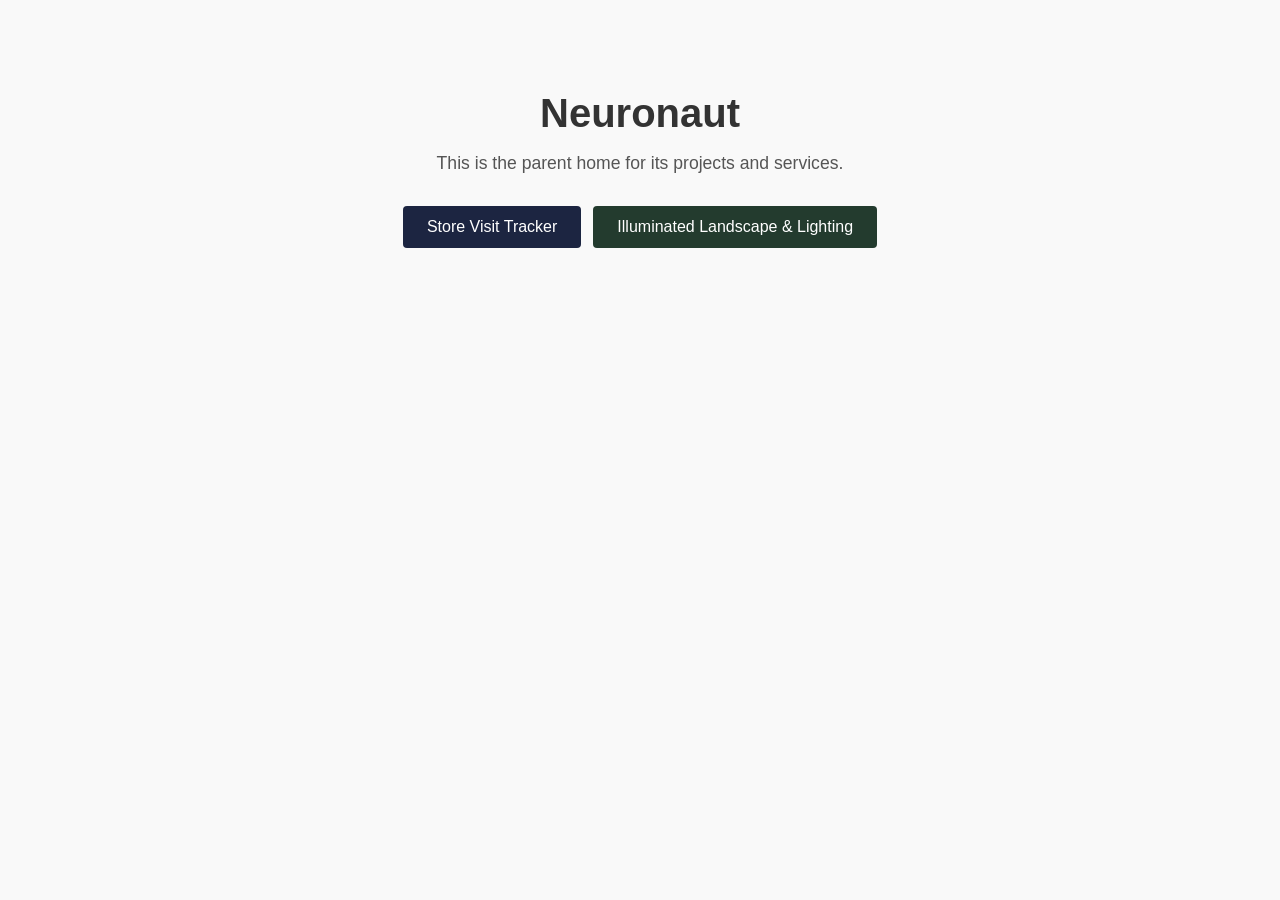
<file: index.html>
<!doctype html>
<html lang="en">
<head>
  <meta charset="utf-8">
  <meta name="viewport" content="width=device-width, initial-scale=1">
  <title>Neuronaut</title>
  <style>
    body {
      font-family: -apple-system, BlinkMacSystemFont, "Segoe UI", Roboto, Helvetica, Arial, sans-serif;
      margin: 0;
      padding: 4rem 2rem;
      text-align: center;
      background-color: #f9f9f9;
      color: #333;
    }
    h1 {
      font-size: 2.5rem;
      margin-bottom: 1rem;
    }
    p {
      font-size: 1.1rem;
      margin-bottom: 2rem;
      color: #555;
    }
    .links {
      display: flex;
      flex-wrap: wrap;
      justify-content: center;
      gap: 0.75rem;
    }
    a {
      display: inline-block;
      padding: 0.75rem 1.5rem;
      background-color: #233b2e;
      color: #fff;
      text-decoration: none;
      border-radius: 4px;
      font-weight: 500;
    }
    a:hover {
      background-color: #1a2c22;
    }
    a.visits {
      background-color: #1C2541;
    }
    a.visits:hover {
      background-color: #11182c;
    }
  </style>
</head>
<body>
  <h1>Neuronaut</h1>
  <p>This is the parent home for its projects and services.</p>
  <div class="links">
    <a class="visits" href="/visits/">Store Visit Tracker</a>
    <a href="/illuminated/">Illuminated Landscape &amp; Lighting</a>
  </div>
</body>
</html>
</file>
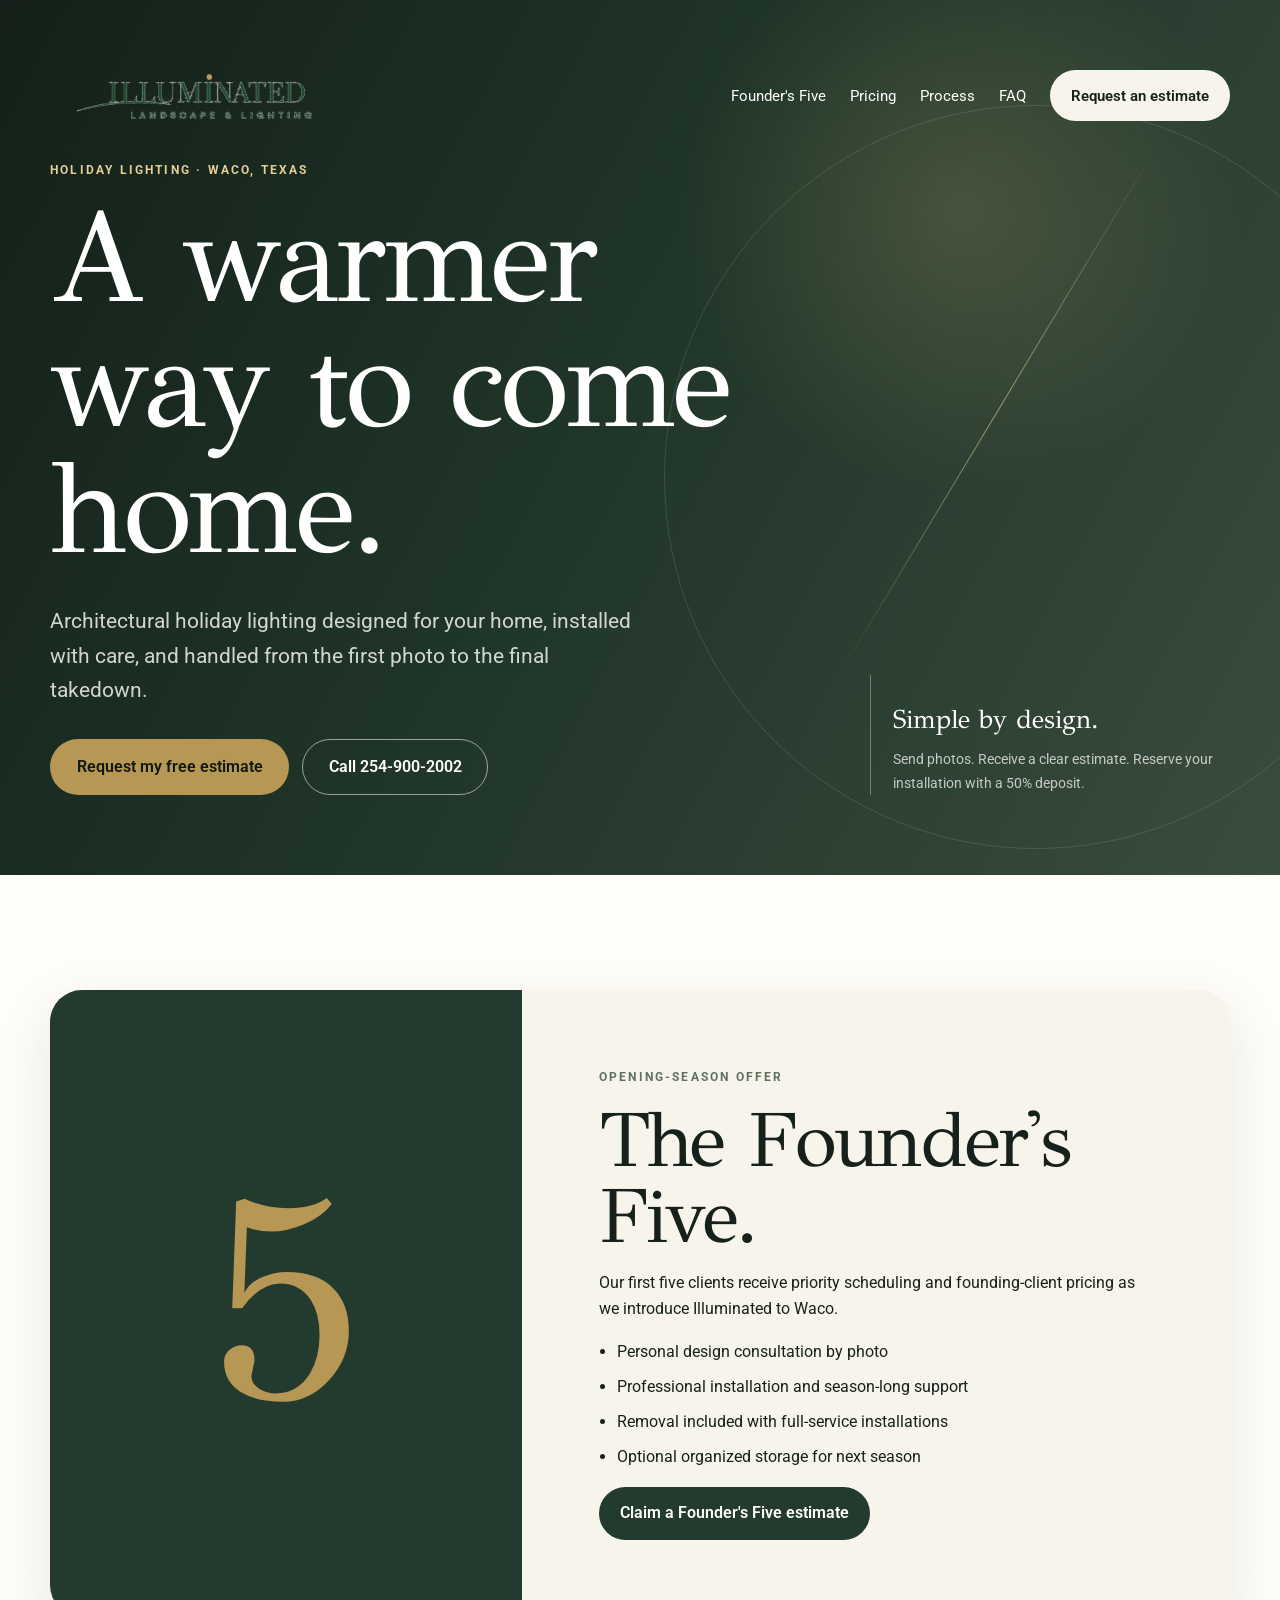
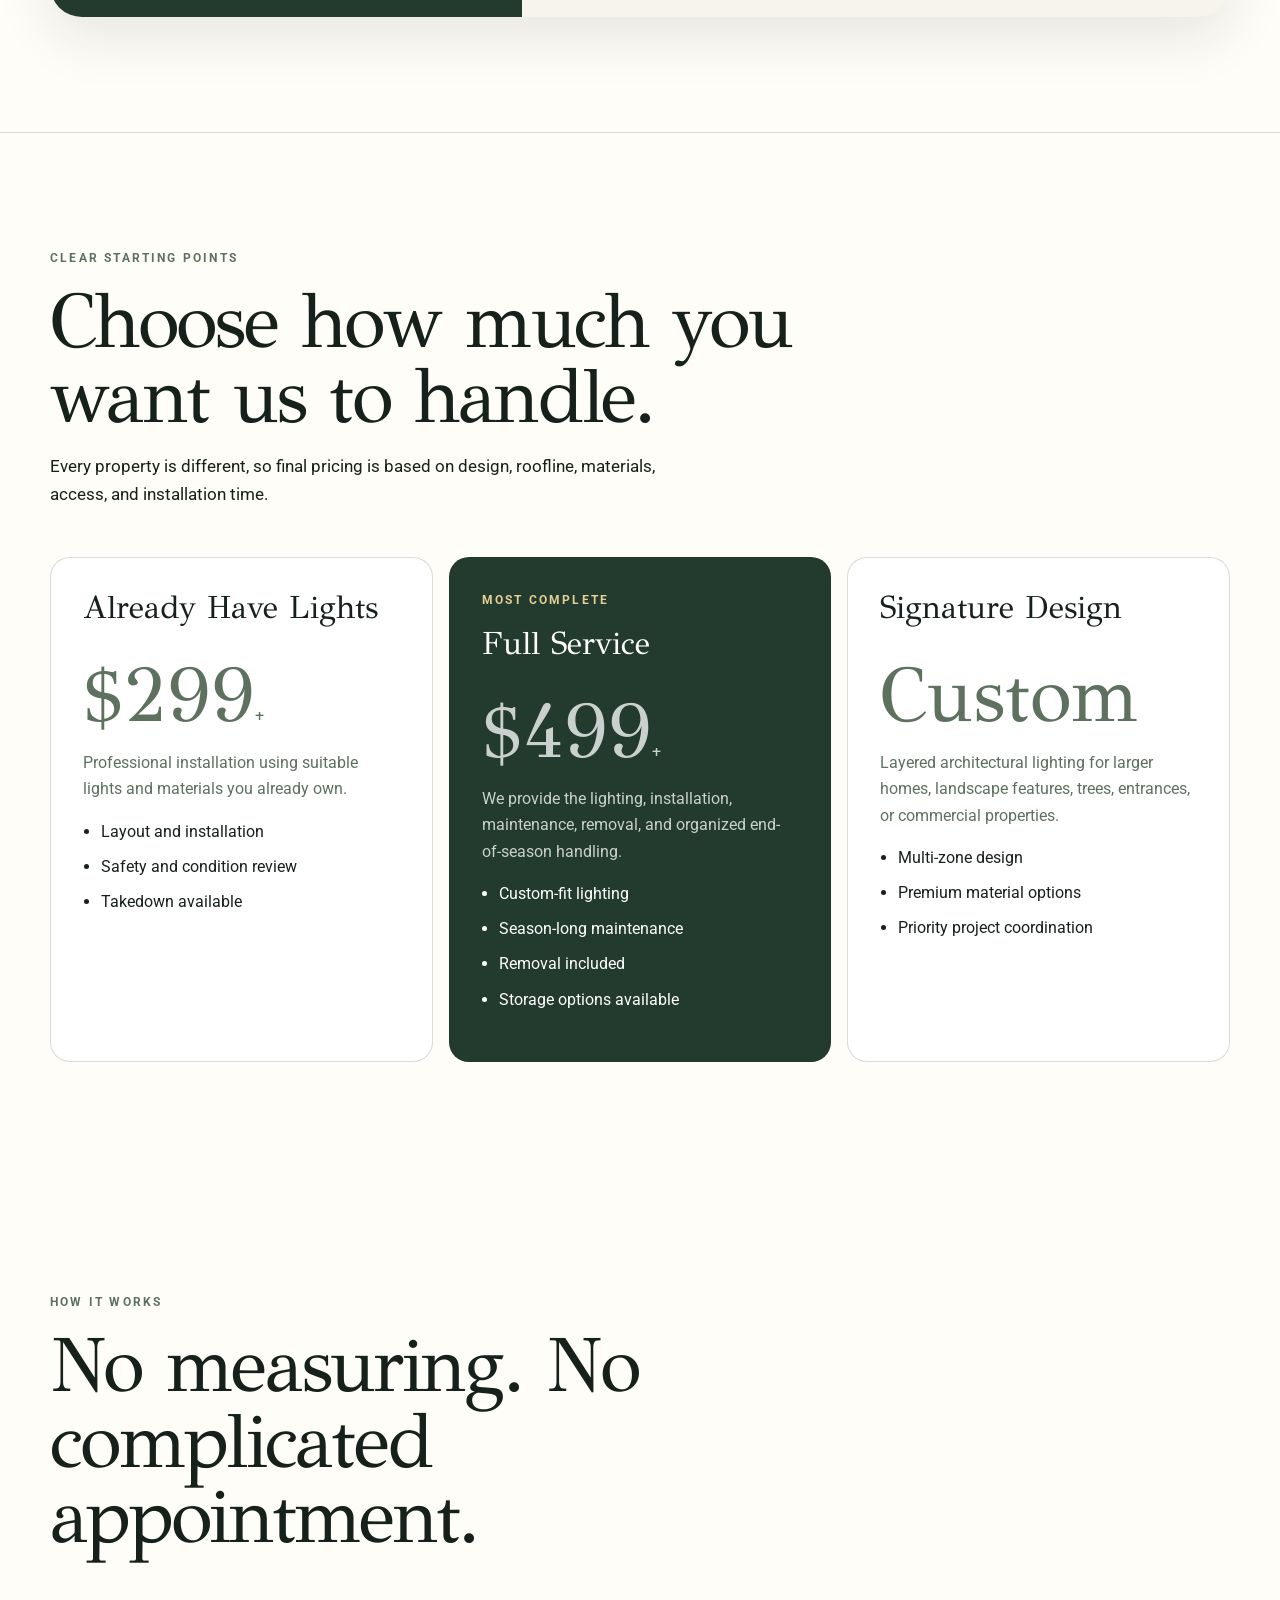
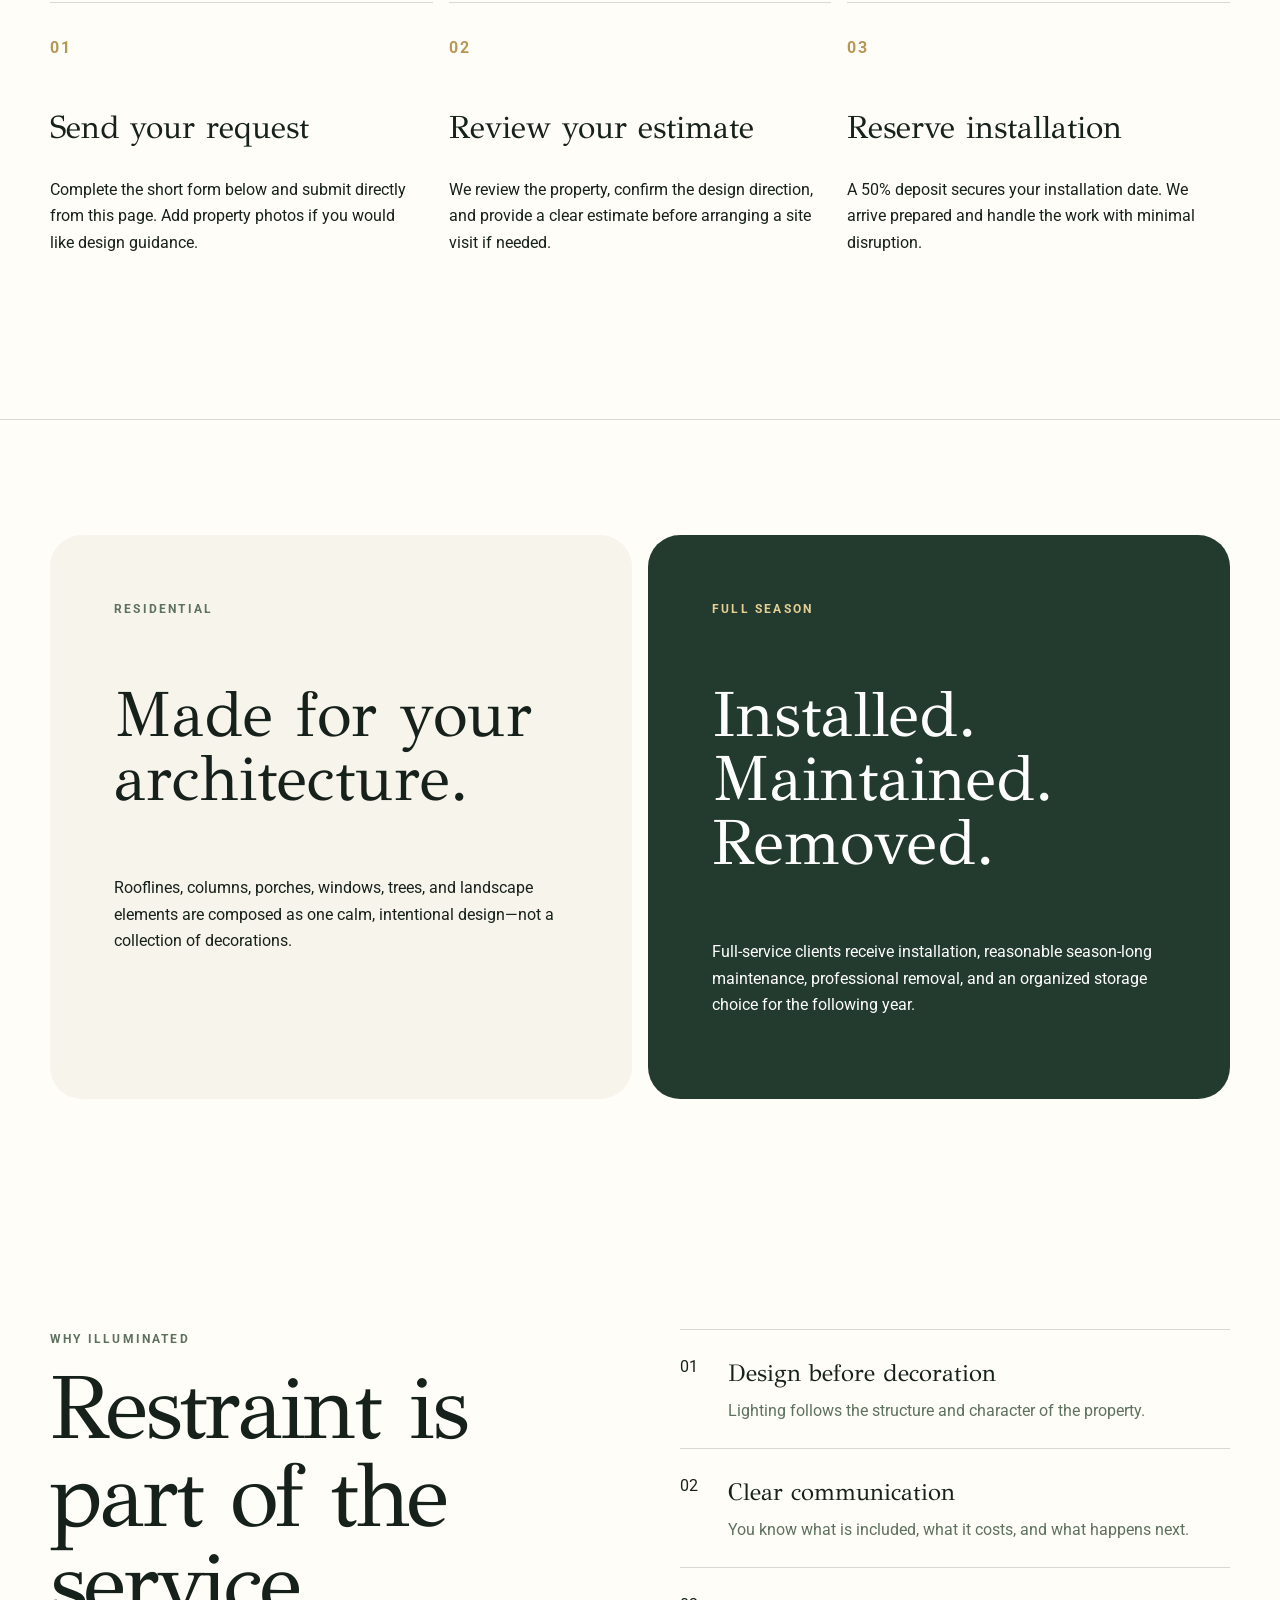
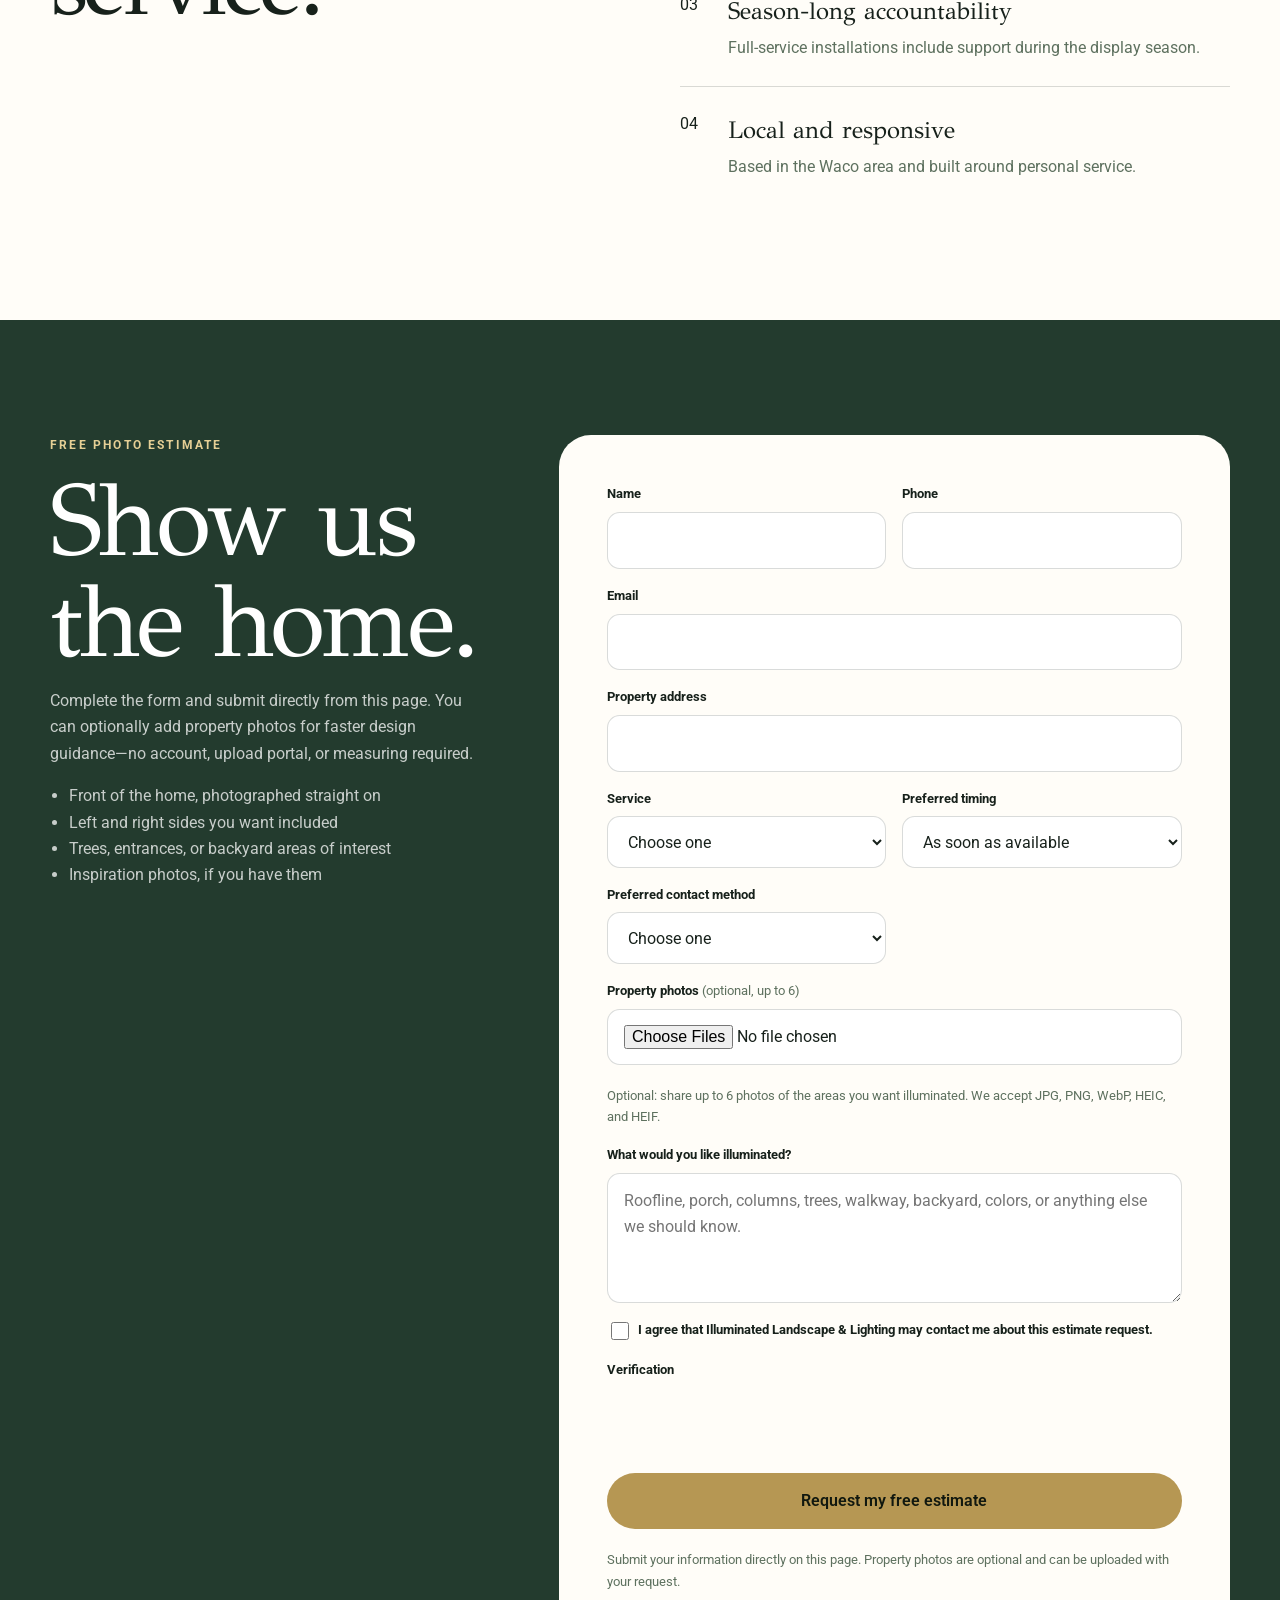
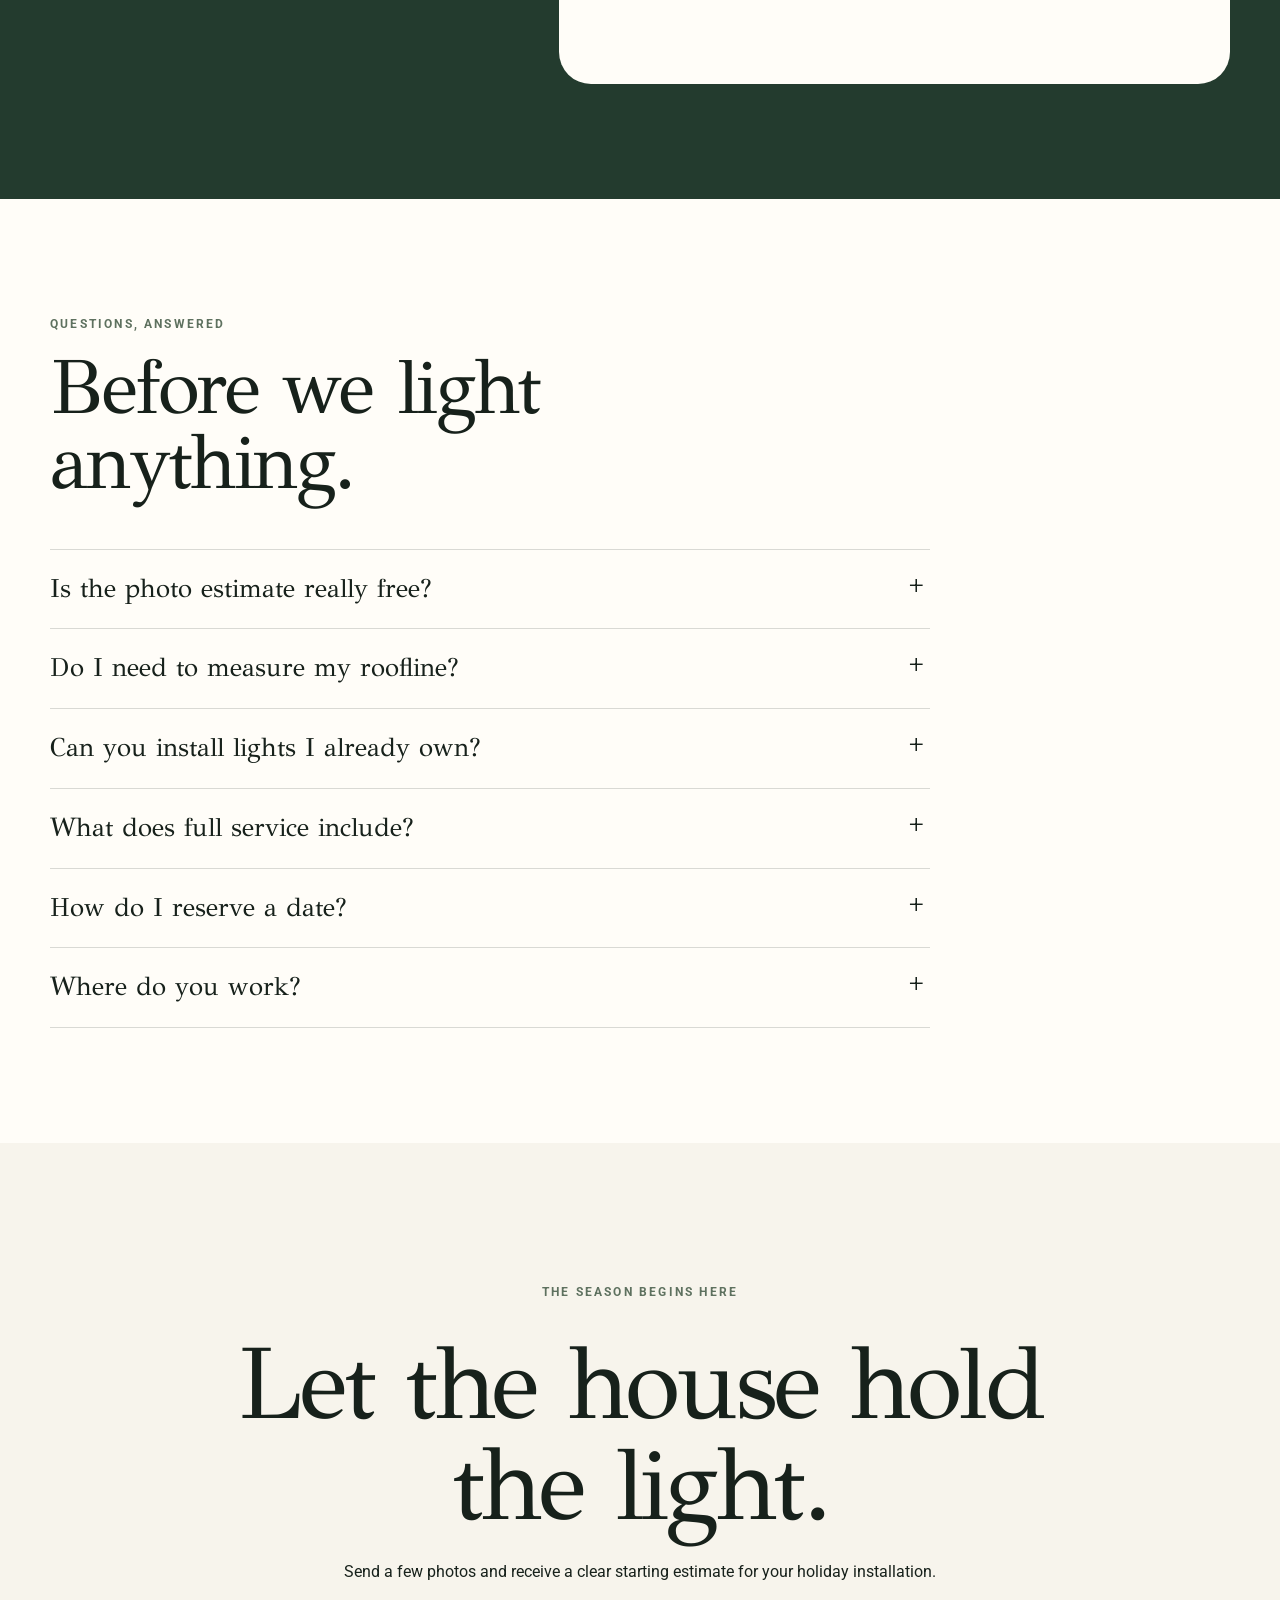
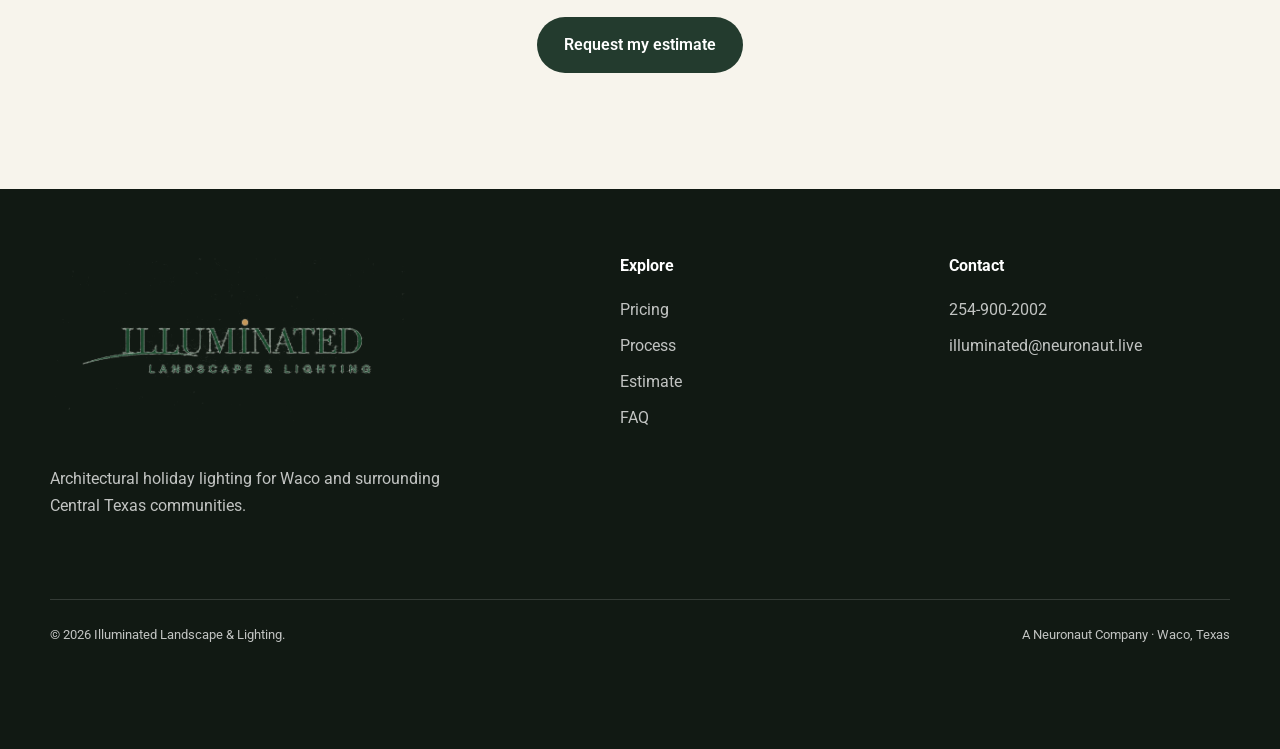
<file: illuminated/index.html>
<!doctype html>
<html lang="en">
<head>
  <meta charset="utf-8">
  <meta name="viewport" content="width=device-width, initial-scale=1">
  <title>Illuminated Landscape &amp; Lighting | Waco Holiday Light Installation</title>
  <meta name="description" content="Premium holiday light installation in Waco, Texas. Photo estimates, professional installation, maintenance, removal, and optional storage.">
  <meta name="theme-color" content="#233b2e">
  <meta name="color-scheme" content="light">
  <meta name="robots" content="index, follow">
  <link rel="canonical" href="https://neuronaut.live/illuminated/">
  <meta property="og:site_name" content="Illuminated Landscape &amp; Lighting">
  <meta property="og:title" content="Illuminated Landscape &amp; Lighting">
  <meta property="og:description" content="Beautifully designed holiday lighting, installed with care in Waco and surrounding Central Texas communities.">
  <meta property="og:type" content="website">
  <meta property="og:locale" content="en_US">
  <meta property="og:url" content="https://neuronaut.live/illuminated/">
  <meta property="og:image" content="https://neuronaut.live/illuminated/assets/images/illuminated-social-preview.jpg">
  <meta property="og:image:width" content="1200">
  <meta property="og:image:height" content="630">
  <meta property="og:image:alt" content="Illuminated Landscape &amp; Lighting wordmark">
  <meta name="twitter:card" content="summary_large_image">
  <meta name="twitter:title" content="Illuminated Landscape &amp; Lighting">
  <meta name="twitter:description" content="Architectural holiday lighting for Waco and surrounding Central Texas communities.">
  <meta name="twitter:image" content="https://neuronaut.live/illuminated/assets/images/illuminated-social-preview.jpg">
  <meta name="twitter:image:alt" content="Illuminated Landscape &amp; Lighting wordmark">
  <link rel="icon" href="favicon.ico" sizes="any">
  <link rel="icon" type="image/png" sizes="32x32" href="assets/logos/favicon-32.png">
  <link rel="apple-touch-icon" href="assets/logos/apple-touch-icon.png">
  <link rel="manifest" href="manifest.webmanifest">
  <link rel="preconnect" href="https://fonts.googleapis.com">
  <link rel="preconnect" href="https://fonts.gstatic.com" crossorigin>
  <link href="https://fonts.googleapis.com/css2?family=GFS+Didot&amp;family=Roboto:wght@300;400;500;700&amp;display=swap" rel="stylesheet">
  <link rel="stylesheet" href="css/styles.css">
  <noscript>
    <style>
      .reveal { opacity: 1 !important; transform: none !important; }
      @media (max-width: 900px) {
        .nav-toggle { display: none !important; }
        .nav-links { position: static !important; display: flex !important; padding: 0 !important; background: transparent !important; }
        .nav-links a:not(.button) { display: none !important; }
        .nav-links .button { font: 600 .92rem/1.2 Roboto, sans-serif !important; }
      }
    </style>
  </noscript>
  <script type="application/ld+json">
  {
    "@context": "https://schema.org",
    "@type": "HomeAndConstructionBusiness",
    "@id": "https://neuronaut.live/illuminated/#business",
    "name": "Illuminated Landscape & Lighting",
    "url": "https://neuronaut.live/illuminated/",
    "image": "https://neuronaut.live/illuminated/assets/images/illuminated-social-preview.jpg",
    "logo": "https://neuronaut.live/illuminated/assets/logos/illuminated-primary-transparent.png",
    "description": "Holiday light installation, maintenance, removal, and optional storage in Waco and surrounding Central Texas communities.",
    "areaServed": [
      { "@type": "City", "name": "Waco" },
      { "@type": "AdministrativeArea", "name": "Central Texas" }
    ],
    "telephone": "+1-254-900-2002",
    "email": "illuminated@neuronaut.live",
    "priceRange": "$$-$$$",
    "parentOrganization": { "@type": "Organization", "name": "Neuronaut" }
  }
  </script>
</head>
<body>
  <a class="skip-link" href="#main">Skip to content</a>
  <header class="site-header">
    <div class="container nav-wrap">
      <a class="brand" href="#top" aria-label="Illuminated Landscape and Lighting home">
        <img class="brand-logo" src="assets/logos/illuminated-primary-transparent.png" alt="" width="1584" height="816">
      </a>
      <button class="nav-toggle" type="button" aria-label="Open navigation" aria-expanded="false" aria-controls="primary-navigation" data-nav-toggle>
        <span></span><span></span>
      </button>
      <nav class="nav-links" id="primary-navigation" aria-label="Primary navigation" data-nav-links>
        <a href="#offer">Founder's Five</a>
        <a href="#pricing">Pricing</a>
        <a href="#process">Process</a>
        <a href="#faq">FAQ</a>
        <a class="button button-light" href="#estimate">Request an estimate</a>
      </nav>
    </div>
  </header>

  <main id="main">
    <section class="hero" id="top">
      <div class="container hero-grid">
        <div class="hero-copy reveal">
          <p class="eyebrow" style="color:#e5cf95">Holiday lighting · Waco, Texas</p>
          <h1 class="display">A warmer way to come home.</h1>
          <p class="hero-lead">Architectural holiday lighting designed for your home, installed with care, and handled from the first photo to the final takedown.</p>
          <div class="hero-actions">
            <a class="button button-gold button-large" href="#estimate">Request my free estimate</a>
            <a class="button button-outline button-large" href="tel:+12549002002">Call&nbsp;<span data-phone>254-900-2002</span></a>
          </div>
        </div>
        <aside class="hero-note reveal" aria-label="Service summary">
          <strong>Simple by design.</strong>
          Send photos. Receive a clear estimate. Reserve your installation with a 50% deposit.
        </aside>
      </div>
    </section>

    <section class="section" id="offer">
      <div class="container">
        <article class="founders-card reveal">
          <div class="founders-number" aria-hidden="true">5</div>
          <div class="founders-copy">
            <p class="eyebrow">Opening-season offer</p>
            <h2 class="display">The Founder's Five.</h2>
            <p>Our first five clients receive priority scheduling and founding-client pricing as we introduce Illuminated to Waco.</p>
            <ul>
              <li>Personal design consultation by photo</li>
              <li>Professional installation and season-long support</li>
              <li>Removal included with full-service installations</li>
              <li>Optional organized storage for next season</li>
            </ul>
            <a class="button" href="#estimate">Claim a Founder's Five estimate</a>
          </div>
        </article>
      </div>
    </section>

    <section class="section section-rule" id="pricing">
      <div class="container">
        <header class="section-head reveal">
          <p class="eyebrow">Clear starting points</p>
          <h2 class="display">Choose how much you want us to handle.</h2>
          <p>Every property is different, so final pricing is based on design, roofline, materials, access, and installation time.</p>
        </header>
        <div class="pricing-grid">
          <article class="price-card reveal">
            <h3>Already Have Lights</h3>
            <p class="price">$299<span style="font:400 1rem var(--body)">+</span></p>
            <p>Professional installation using suitable lights and materials you already own.</p>
            <ul><li>Layout and installation</li><li>Safety and condition review</li><li>Takedown available</li></ul>
          </article>
          <article class="price-card featured reveal">
            <p class="eyebrow" style="color:#e5cf95">Most complete</p>
            <h3>Full Service</h3>
            <p class="price">$499<span style="font:400 1rem var(--body)">+</span></p>
            <p>We provide the lighting, installation, maintenance, removal, and organized end-of-season handling.</p>
            <ul><li>Custom-fit lighting</li><li>Season-long maintenance</li><li>Removal included</li><li>Storage options available</li></ul>
          </article>
          <article class="price-card reveal">
            <h3>Signature Design</h3>
            <p class="price">Custom</p>
            <p>Layered architectural lighting for larger homes, landscape features, trees, entrances, or commercial properties.</p>
            <ul><li>Multi-zone design</li><li>Premium material options</li><li>Priority project coordination</li></ul>
          </article>
        </div>
      </div>
    </section>

    <section class="section" id="process">
      <div class="container">
        <header class="section-head reveal">
          <p class="eyebrow">How it works</p>
          <h2 class="display">No measuring. No complicated appointment.</h2>
        </header>
        <div class="steps-grid">
          <article class="step reveal"><h3>Send your request</h3><p>Complete the short form below and submit directly from this page. Add property photos if you would like design guidance.</p></article>
          <article class="step reveal"><h3>Review your estimate</h3><p>We review the property, confirm the design direction, and provide a clear estimate before arranging a site visit if needed.</p></article>
          <article class="step reveal"><h3>Reserve installation</h3><p>A 50% deposit secures your installation date. We arrive prepared and handle the work with minimal disruption.</p></article>
        </div>
      </div>
    </section>

    <section class="section section-rule" id="services">
      <div class="container">
        <h2 class="visually-hidden">Holiday lighting services</h2>
        <div class="services-grid">
          <article class="service reveal">
            <p class="eyebrow">Residential</p>
            <h3>Made for your architecture.</h3>
            <p>Rooflines, columns, porches, windows, trees, and landscape elements are composed as one calm, intentional design—not a collection of decorations.</p>
          </article>
          <article class="service reveal">
            <p class="eyebrow" style="color:#e5cf95">Full season</p>
            <h3>Installed. Maintained. Removed.</h3>
            <p>Full-service clients receive installation, reasonable season-long maintenance, professional removal, and an organized storage choice for the following year.</p>
          </article>
        </div>
      </div>
    </section>

    <section class="section" id="why">
      <div class="container why-grid">
        <div class="reveal">
          <p class="eyebrow">Why Illuminated</p>
          <h2 class="display">Restraint is part of the service.</h2>
        </div>
        <div>
          <article class="reason reveal"><span>01</span><div><strong>Design before decoration</strong><p>Lighting follows the structure and character of the property.</p></div></article>
          <article class="reason reveal"><span>02</span><div><strong>Clear communication</strong><p>You know what is included, what it costs, and what happens next.</p></div></article>
          <article class="reason reveal"><span>03</span><div><strong>Season-long accountability</strong><p>Full-service installations include support during the display season.</p></div></article>
          <article class="reason reveal"><span>04</span><div><strong>Local and responsive</strong><p>Based in the Waco area and built around personal service.</p></div></article>
        </div>
      </div>
    </section>

    <section class="section estimate-section" id="estimate">
      <div class="container estimate-grid">
        <div class="estimate-copy reveal">
          <p class="eyebrow" style="color:#e5cf95">Free photo estimate</p>
          <h2 class="display">Show us the home.</h2>
          <p>Complete the form and submit directly from this page. You can optionally add property photos for faster design guidance—no account, upload portal, or measuring required.</p>
          <ul class="photo-list">
            <li>Front of the home, photographed straight on</li>
            <li>Left and right sides you want included</li>
            <li>Trees, entrances, or backyard areas of interest</li>
            <li>Inspiration photos, if you have them</li>
          </ul>
        </div>
        <form class="estimate-form reveal" id="estimate-form" method="post">
          <div class="form-grid">
            <div class="field"><label for="name">Name</label><input id="name" name="name" type="text" autocomplete="name" maxlength="100" required></div>
            <div class="field"><label for="phone">Phone</label><input id="phone" name="phone" type="tel" autocomplete="tel" maxlength="30" required></div>
            <div class="field field-full"><label for="email">Email</label><input id="email" name="email" type="email" autocomplete="email" maxlength="254" required></div>
            <div class="field field-full"><label for="address">Property address</label><input id="address" name="address" type="text" autocomplete="street-address" maxlength="200" required></div>
            <div class="field"><label for="service">Service</label><select id="service" name="service" required><option value="">Choose one</option><option>Install lights I already own</option><option>Full-service holiday lighting</option><option>Signature or commercial design</option><option>Not sure yet</option></select></div>
            <div class="field"><label for="timing">Preferred timing</label><select id="timing" name="timing"><option>As soon as available</option><option>Before Thanksgiving</option><option>Early December</option><option>I am flexible</option></select></div>
            <div class="field"><label for="contactMethod">Preferred contact method</label><select id="contactMethod" name="contactMethod" required><option value="">Choose one</option><option>Call</option><option>Text</option><option>Email</option></select></div>
            <div class="field field-full"><label for="propertyPhotos">Property photos <span class="optional-note">(optional, up to 6)</span></label><input id="propertyPhotos" name="propertyPhotos" type="file" accept=".jpg,.jpeg,.png,.webp,.heic,.heif,image/jpeg,image/png,image/webp,image/heic,image/heif" multiple><p class="form-help">Optional: share up to 6 photos of the areas you want illuminated. We accept JPG, PNG, WebP, HEIC, and HEIF.</p></div>
            <div class="field field-full"><label for="notes">What would you like illuminated?</label><textarea id="notes" name="notes" maxlength="1200" placeholder="Roofline, porch, columns, trees, walkway, backyard, colors, or anything else we should know."></textarea></div>
            <div class="field field-full checkbox-field"><input id="contactConsent" name="contactConsent" type="checkbox" required><label for="contactConsent">I agree that Illuminated Landscape &amp; Lighting may contact me about this estimate request.</label></div>
            <div class="field field-full honeypot-field" aria-hidden="true"><label for="company">Company</label><input id="company" name="company" type="text" tabindex="-1" autocomplete="off"></div>
            <div class="field field-full"><label for="estimate-turnstile">Verification</label><div id="estimate-turnstile"></div><noscript><p class="form-help"><strong>JavaScript is required</strong> to complete verification and submit this estimate request.</p></noscript></div>
            <div class="field field-full"><button class="button button-gold button-large" type="submit" data-submit-button>Request my free estimate</button><p class="form-help">Submit your information directly on this page. Property photos are optional and can be uploaded with your request.</p><p class="form-message" id="form-message" role="status" aria-live="polite" aria-atomic="true"></p></div>
          </div>
        </form>
      </div>
    </section>

    <section class="section" id="faq">
      <div class="container">
        <header class="section-head reveal"><p class="eyebrow">Questions, answered</p><h2 class="display">Before we light anything.</h2></header>
        <div class="faq-list">
          <details class="reveal"><summary>Is the photo estimate really free?</summary><p>Yes. Send clear photos and your address, and we will prepare an initial estimate at no cost. A site check may be needed before final confirmation on complex properties.</p></details>
          <details class="reveal"><summary>Do I need to measure my roofline?</summary><p>No. Photos and the property address are normally enough for an initial estimate. We handle measurement and material calculations.</p></details>
          <details class="reveal"><summary>Can you install lights I already own?</summary><p>Yes, provided the lights and wiring are appropriate, complete, and in safe working condition. We will review them before installation.</p></details>
          <details class="reveal"><summary>What does full service include?</summary><p>Design, commercial-grade or project-appropriate lighting materials, installation, reasonable maintenance during the season, and removal. Optional storage may be quoted separately.</p></details>
          <details class="reveal"><summary>How do I reserve a date?</summary><p>After you approve the estimate, a 50% deposit reserves the installation date. Remaining payment terms will be shown clearly on the final quote.</p></details>
          <details class="reveal"><summary>Where do you work?</summary><p>Illuminated is based in Waco, Texas, and serves Waco and surrounding Central Texas communities. Travel availability depends on the project.</p></details>
        </div>
      </div>
    </section>

    <section class="section final-cta">
      <div class="container reveal">
        <p class="eyebrow">The season begins here</p>
        <h2 class="display">Let the house hold the light.</h2>
        <p>Send a few photos and receive a clear starting estimate for your holiday installation.</p>
        <a class="button button-large" href="#estimate">Request my estimate</a>
      </div>
    </section>
  </main>

  <footer class="site-footer">
    <div class="container">
      <div class="footer-grid">
        <div class="footer-brand">
          <a class="brand" href="#top" aria-label="Illuminated Landscape and Lighting home"><img class="brand-logo brand-logo-footer" src="assets/logos/illuminated-primary-transparent.png" alt="" width="1584" height="816"></a>
          <p>Architectural holiday lighting for Waco and surrounding Central Texas communities.</p>
        </div>
        <div class="footer-links"><strong>Explore</strong><a href="#pricing">Pricing</a><a href="#process">Process</a><a href="#estimate">Estimate</a><a href="#faq">FAQ</a></div>
        <div class="footer-links"><strong>Contact</strong><a data-phone href="tel:+12549002002">254-900-2002</a><a data-email href="mailto:illuminated@neuronaut.live">illuminated@neuronaut.live</a></div>
      </div>
      <div class="footer-bottom"><span>© <span data-year>2026</span> Illuminated Landscape &amp; Lighting.</span><span>A Neuronaut Company · Waco, Texas</span></div>
    </div>
  </footer>

  <div class="mobile-cta"><a class="button button-gold" href="#estimate">Request my free estimate</a></div>
  <script src="js/config.js"></script>
  <script src="https://challenges.cloudflare.com/turnstile/v0/api.js" async defer></script>
  <script src="js/main.js"></script>
</body>
</html>
</file>
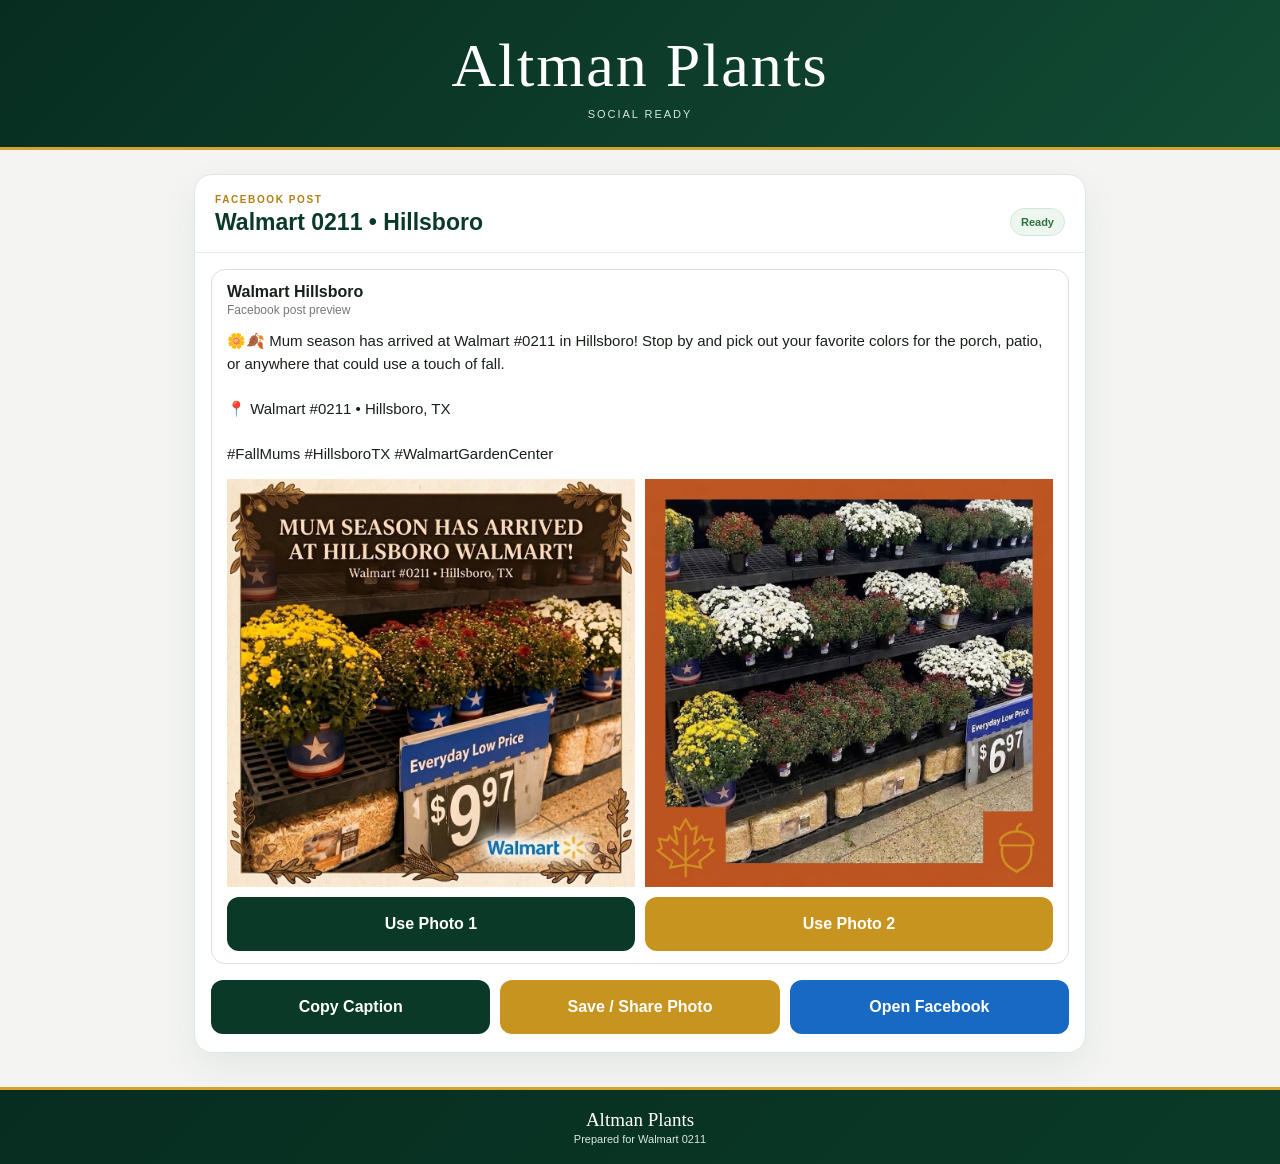
<file: social0211/index.html>
<!doctype html><html lang="en"><head><meta charset="utf-8"><meta name="viewport" content="width=device-width,initial-scale=1,viewport-fit=cover"><meta name="robots" content="noindex,nofollow,noarchive"><meta name="theme-color" content="#0a3a27"><title>Altman Plants • Facebook Post 0211</title><style>:root{--green:#0a3a27;--green2:#124b34;--gold:#d3a22f;--ink:#172019;--line:#dfe5e1;--bg:#f4f5f2}*{box-sizing:border-box}body{margin:0;background:var(--bg);color:var(--ink);font-family:Roboto,Arial,sans-serif}.brand{background:linear-gradient(135deg,#072d20,var(--green2));color:#fff;border-bottom:3px solid var(--gold);padding:30px 18px 27px;text-align:center}.brand h1{margin:0;font-family:Georgia,serif;font-size:clamp(36px,6vw,62px);font-weight:500;letter-spacing:.03em}.brand p{margin:7px 0 0;color:#d9e6dd;font-size:11px;letter-spacing:.18em;text-transform:uppercase}.wrap{max-width:920px;margin:0 auto;padding:24px 14px 34px}.card{background:#fff;border:1px solid var(--line);border-radius:18px;overflow:hidden;box-shadow:0 14px 36px #0a3a2712}.sectionhead{display:flex;justify-content:space-between;align-items:flex-end;gap:14px;padding:19px 20px 16px;border-bottom:1px solid #e8ece9}.eyebrow{font-size:10px;letter-spacing:.16em;color:#b27f13;font-weight:900;text-transform:uppercase}.sectionhead h2{margin:4px 0 0;font-size:23px;color:var(--green)}.status{font-size:11px;font-weight:800;color:#2f703e;background:#edf7ef;border:1px solid #d3e7d7;padding:7px 10px;border-radius:999px;white-space:nowrap}.post{margin:16px;border:1px solid #d9dfe4;border-radius:14px;overflow:hidden;background:#fff}.posttop{padding:13px 15px}.pagename{font-weight:800}.postmeta{font-size:12px;color:#777;margin-top:2px}.caption{padding:0 15px 14px;white-space:pre-line;font-size:15px;line-height:1.5}.photo{display:block;width:100%;height:auto;background:#ecefec}.actions{display:grid;grid-template-columns:1fr 1fr 1fr;gap:10px;padding:0 16px 18px}.btn{border:0;border-radius:12px;min-height:54px;padding:12px 14px;font:inherit;font-weight:800;cursor:pointer;text-decoration:none;display:flex;align-items:center;justify-content:center;text-align:center}.copy{background:var(--green);color:#fff}.share{background:#c89420;color:#fff}.facebook{background:#1769c2;color:#fff}.foot{background:linear-gradient(135deg,#072d20,var(--green));color:#dbe8df;border-top:3px solid var(--gold);padding:19px 18px;text-align:center;font-size:11px}.foot b{display:block;font-family:Georgia,serif;color:#fff;font-size:19px;font-weight:500;margin-bottom:2px}.toast{position:fixed;bottom:20px;left:50%;transform:translate(-50%,10px);opacity:0;background:#16281e;color:#fff;padding:10px 14px;border-radius:999px;font-size:12px;font-weight:800;transition:.2s}.toast.show{opacity:1;transform:translate(-50%,0)}@media(max-width:650px){.brand{padding:23px 14px 21px}.sectionhead{align-items:flex-start}.sectionhead h2{font-size:20px}.actions{grid-template-columns:1fr}.post{margin:11px}.wrap{padding:14px 9px 24px}}</style></head><body><header class="brand"><h1>Altman Plants</h1><p>Social Ready</p></header><main class="wrap"><section class="card"><div class="sectionhead"><div><div class="eyebrow">Facebook Post</div><h2>Walmart 0211 • Hillsboro</h2></div><div class="status">Ready</div></div><div class="post"><div class="posttop"><div class="pagename">Walmart Hillsboro</div><div class="postmeta">Facebook post preview</div></div><div class="caption">🌼🍂 Mum season has arrived at Walmart #0211 in Hillsboro! Stop by and pick out your favorite colors for the porch, patio, or anywhere that could use a touch of fall.

📍 Walmart #0211 • Hillsboro, TX

#FallMums #HillsboroTX #WalmartGardenCenter</div><div style="display:grid;grid-template-columns:1fr 1fr;gap:10px;padding:0 15px 12px"><div><img class="photo" src="assets/mum_facebook_walmart_0211_watermark_v5of5.jpeg?v=1" alt="Fall mums display at Walmart 0211 in Hillsboro"><button style="width:100%;margin-top:10px" class="btn copy" onclick="choosePhoto('assets/mum_facebook_walmart_0211_watermark_v5of5.jpeg?v=1','mum_facebook_walmart_0211_watermark_v5of5.jpeg','image/jpeg','Photo 1')">Use Photo 1</button></div><div><img class="photo" src="assets/20260905_social0211_facebook_2.JPG?v=1" alt="Fall mums display at Walmart 0211 in Hillsboro"><button style="width:100%;margin-top:10px" class="btn share" onclick="choosePhoto('assets/20260905_social0211_facebook_2.JPG?v=1','20260905_social0211_facebook_2.JPG','image/jpeg','Photo 2')">Use Photo 2</button></div></div></div><div class="actions"><button class="btn copy" onclick="copyCaption()">Copy Caption</button><button class="btn share" onclick="sharePhoto()">Save / Share Photo</button><a class="btn facebook" href="https://www.facebook.com/" target="_blank" rel="noopener">Open Facebook</a></div></section></main><footer class="foot"><b>Altman Plants</b>Prepared for Walmart 0211</footer><div id="toast" class="toast"></div><script>const CAPTION=`🌼🍂 Mum season has arrived at Walmart #0211 in Hillsboro! Stop by and pick out your favorite colors for the porch, patio, or anywhere that could use a touch of fall.\n\n📍 Walmart #0211 • Hillsboro, TX\n\n#FallMums #HillsboroTX #WalmartGardenCenter`;let PHOTO='assets/mum_facebook_walmart_0211_watermark_v5of5.jpeg?v=1';let PHOTO_NAME='mum_facebook_walmart_0211_watermark_v5of5.jpeg';let PHOTO_TYPE='image/jpeg';function toast(s){const e=document.getElementById('toast');e.textContent=s;e.classList.add('show');clearTimeout(window._t);window._t=setTimeout(()=>e.classList.remove('show'),1900)}function choosePhoto(src,name,type,label){PHOTO=src;PHOTO_NAME=name;PHOTO_TYPE=type;toast(label+' selected ✓')}async function copyCaption(){try{await navigator.clipboard.writeText(CAPTION)}catch(e){const t=document.createElement('textarea');t.value=CAPTION;document.body.appendChild(t);t.select();document.execCommand('copy');t.remove()}toast('Caption copied ✓')}async function sharePhoto(){try{const r=await fetch(PHOTO,{cache:'no-store'});if(!r.ok)throw new Error('photo');const blob=await r.blob();const file=new File([blob],PHOTO_NAME,{type:blob.type&&blob.type!=='application/octet-stream'?blob.type:PHOTO_TYPE});if(navigator.share&&(!navigator.canShare||navigator.canShare({files:[file]}))){await navigator.share({files:[file],title:'Walmart 0211 Hillsboro Fall Mums'});return}const u=URL.createObjectURL(file),a=document.createElement('a');a.href=u;a.download=file.name;document.body.appendChild(a);a.click();a.remove();setTimeout(()=>URL.revokeObjectURL(u),1200);toast('Photo downloaded ✓')}catch(e){toast('Photo could not be downloaded')}};</script></body></html>
</file>
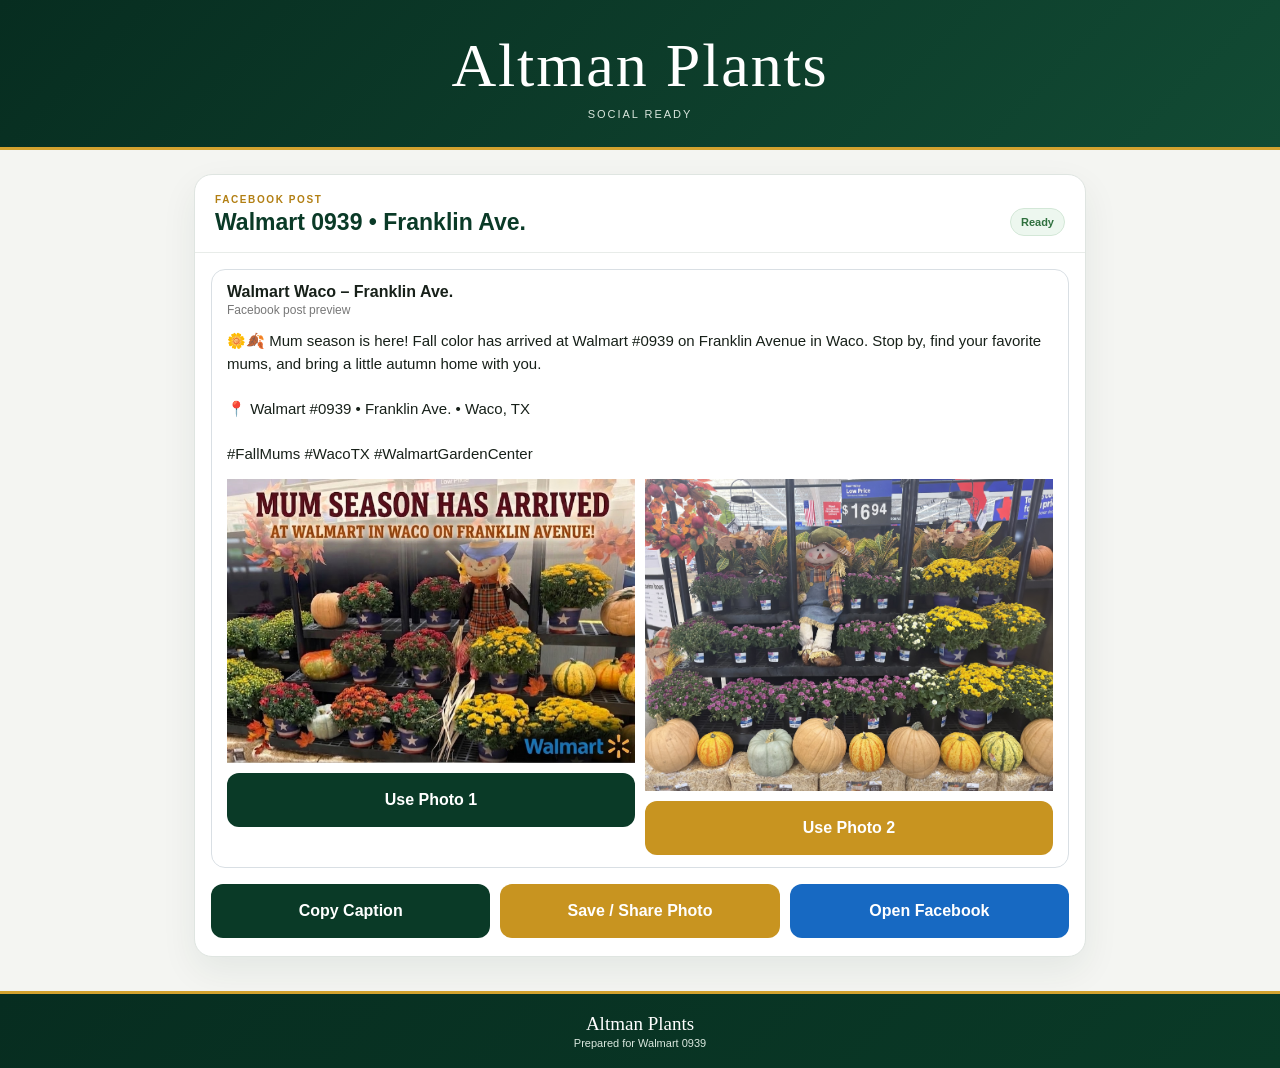
<file: social0939/index.html>
<!doctype html><html lang="en"><head><meta charset="utf-8"><meta name="viewport" content="width=device-width,initial-scale=1,viewport-fit=cover"><meta name="robots" content="noindex,nofollow,noarchive"><meta name="theme-color" content="#0a3a27"><title>Altman Plants • Facebook Post 0939</title><style>:root{--green:#0a3a27;--green2:#124b34;--gold:#d3a22f;--ink:#172019;--line:#dfe5e1;--bg:#f4f5f2}*{box-sizing:border-box}body{margin:0;background:var(--bg);color:var(--ink);font-family:Roboto,Arial,sans-serif}.brand{background:linear-gradient(135deg,#072d20,var(--green2));color:#fff;border-bottom:3px solid var(--gold);padding:30px 18px 27px;text-align:center}.brand h1{margin:0;font-family:Georgia,serif;font-size:clamp(36px,6vw,62px);font-weight:500;letter-spacing:.03em}.brand p{margin:7px 0 0;color:#d9e6dd;font-size:11px;letter-spacing:.18em;text-transform:uppercase}.wrap{max-width:920px;margin:0 auto;padding:24px 14px 34px}.card{background:#fff;border:1px solid var(--line);border-radius:18px;overflow:hidden;box-shadow:0 14px 36px #0a3a2712}.sectionhead{display:flex;justify-content:space-between;align-items:flex-end;gap:14px;padding:19px 20px 16px;border-bottom:1px solid #e8ece9}.eyebrow{font-size:10px;letter-spacing:.16em;color:#b27f13;font-weight:900;text-transform:uppercase}.sectionhead h2{margin:4px 0 0;font-size:23px;color:var(--green)}.status{font-size:11px;font-weight:800;color:#2f703e;background:#edf7ef;border:1px solid #d3e7d7;padding:7px 10px;border-radius:999px;white-space:nowrap}.post{margin:16px;border:1px solid #d9dfe4;border-radius:14px;overflow:hidden;background:#fff}.posttop{padding:13px 15px}.pagename{font-weight:800}.postmeta{font-size:12px;color:#777;margin-top:2px}.caption{padding:0 15px 14px;white-space:pre-line;font-size:15px;line-height:1.5}.photo{display:block;width:100%;height:auto;background:#ecefec}.actions{display:grid;grid-template-columns:1fr 1fr 1fr;gap:10px;padding:0 16px 18px}.btn{border:0;border-radius:12px;min-height:54px;padding:12px 14px;font:inherit;font-weight:800;cursor:pointer;text-decoration:none;display:flex;align-items:center;justify-content:center;text-align:center}.copy{background:var(--green);color:#fff}.share{background:#c89420;color:#fff}.facebook{background:#1769c2;color:#fff}.foot{background:linear-gradient(135deg,#072d20,var(--green));color:#dbe8df;border-top:3px solid var(--gold);padding:19px 18px;text-align:center;font-size:11px}.foot b{display:block;font-family:Georgia,serif;color:#fff;font-size:19px;font-weight:500;margin-bottom:2px}.toast{position:fixed;bottom:20px;left:50%;transform:translate(-50%,10px);opacity:0;background:#16281e;color:#fff;padding:10px 14px;border-radius:999px;font-size:12px;font-weight:800;transition:.2s}.toast.show{opacity:1;transform:translate(-50%,0)}@media(max-width:650px){.brand{padding:23px 14px 21px}.sectionhead{align-items:flex-start}.sectionhead h2{font-size:20px}.actions{grid-template-columns:1fr}.post{margin:11px}.wrap{padding:14px 9px 24px}}</style></head><body><header class="brand"><h1>Altman Plants</h1><p>Social Ready</p></header><main class="wrap"><section class="card"><div class="sectionhead"><div><div class="eyebrow">Facebook Post</div><h2>Walmart 0939 • Franklin Ave.</h2></div><div class="status">Ready</div></div><div class="post"><div class="posttop"><div class="pagename">Walmart Waco – Franklin Ave.</div><div class="postmeta">Facebook post preview</div></div><div class="caption">🌼🍂 Mum season is here! Fall color has arrived at Walmart #0939 on Franklin Avenue in Waco. Stop by, find your favorite mums, and bring a little autumn home with you.

📍 Walmart #0939 • Franklin Ave. • Waco, TX

#FallMums #WacoTX #WalmartGardenCenter</div><div style="display:grid;grid-template-columns:1fr 1fr;gap:10px;padding:0 15px 12px"><div><img class="photo" src="assets/mum_facebook_watermark_0939_v50f5.JPG?v=3" alt="Fall mums display at Walmart 0939"><button style="width:100%;margin-top:10px" class="btn copy" onclick="choosePhoto('assets/mum_facebook_watermark_0939_v50f5.JPG?v=3','mum_facebook_watermark_0939_v50f5.JPG','image/jpeg','Photo 1')">Use Photo 1</button></div><div><img class="photo" src="assets/20260905_jpg_Social0939_facebook_2.jpg?v=1" alt="Fall mums display at Walmart 0939"><button style="width:100%;margin-top:10px" class="btn share" onclick="choosePhoto('assets/20260905_jpg_Social0939_facebook_2.jpg?v=1','20260905_jpg_Social0939_facebook_2.jpg','image/jpeg','Photo 2')">Use Photo 2</button></div></div></div><div class="actions"><button class="btn copy" onclick="copyCaption()">Copy Caption</button><button class="btn share" onclick="sharePhoto()">Save / Share Photo</button><a class="btn facebook" href="https://www.facebook.com/" target="_blank" rel="noopener">Open Facebook</a></div></section></main><footer class="foot"><b>Altman Plants</b>Prepared for Walmart 0939</footer><div id="toast" class="toast"></div><script>const CAPTION=`🌼🍂 Mum season is here! Fall color has arrived at Walmart #0939 on Franklin Avenue in Waco. Stop by, find your favorite mums, and bring a little autumn home with you.\n\n📍 Walmart #0939 • Franklin Ave. • Waco, TX\n\n#FallMums #WacoTX #WalmartGardenCenter`;let PHOTO='assets/mum_facebook_watermark_0939_v50f5.JPG?v=3';let PHOTO_NAME='mum_facebook_watermark_0939_v50f5.JPG';let PHOTO_TYPE='image/jpeg';function toast(s){const e=document.getElementById('toast');e.textContent=s;e.classList.add('show');clearTimeout(window._t);window._t=setTimeout(()=>e.classList.remove('show'),1900)}function choosePhoto(src,name,type,label){PHOTO=src;PHOTO_NAME=name;PHOTO_TYPE=type;toast(label+' selected ✓')}async function copyCaption(){try{await navigator.clipboard.writeText(CAPTION)}catch(e){const t=document.createElement('textarea');t.value=CAPTION;document.body.appendChild(t);t.select();document.execCommand('copy');t.remove()}toast('Caption copied ✓')}async function sharePhoto(){try{const r=await fetch(PHOTO,{cache:'no-store'});if(!r.ok)throw new Error('photo');const blob=await r.blob();const file=new File([blob],PHOTO_NAME,{type:blob.type&&blob.type!=='application/octet-stream'?blob.type:PHOTO_TYPE});if(navigator.share&&(!navigator.canShare||navigator.canShare({files:[file]}))){await navigator.share({files:[file],title:'Walmart 0939 Fall Mums'});return}const u=URL.createObjectURL(file),a=document.createElement('a');a.href=u;a.download=PHOTO_NAME;document.body.appendChild(a);a.click();a.remove();setTimeout(()=>URL.revokeObjectURL(u),1200);toast('Photo downloaded ✓')}catch(e){toast('Photo could not be downloaded')}};</script></body></html>
</file>
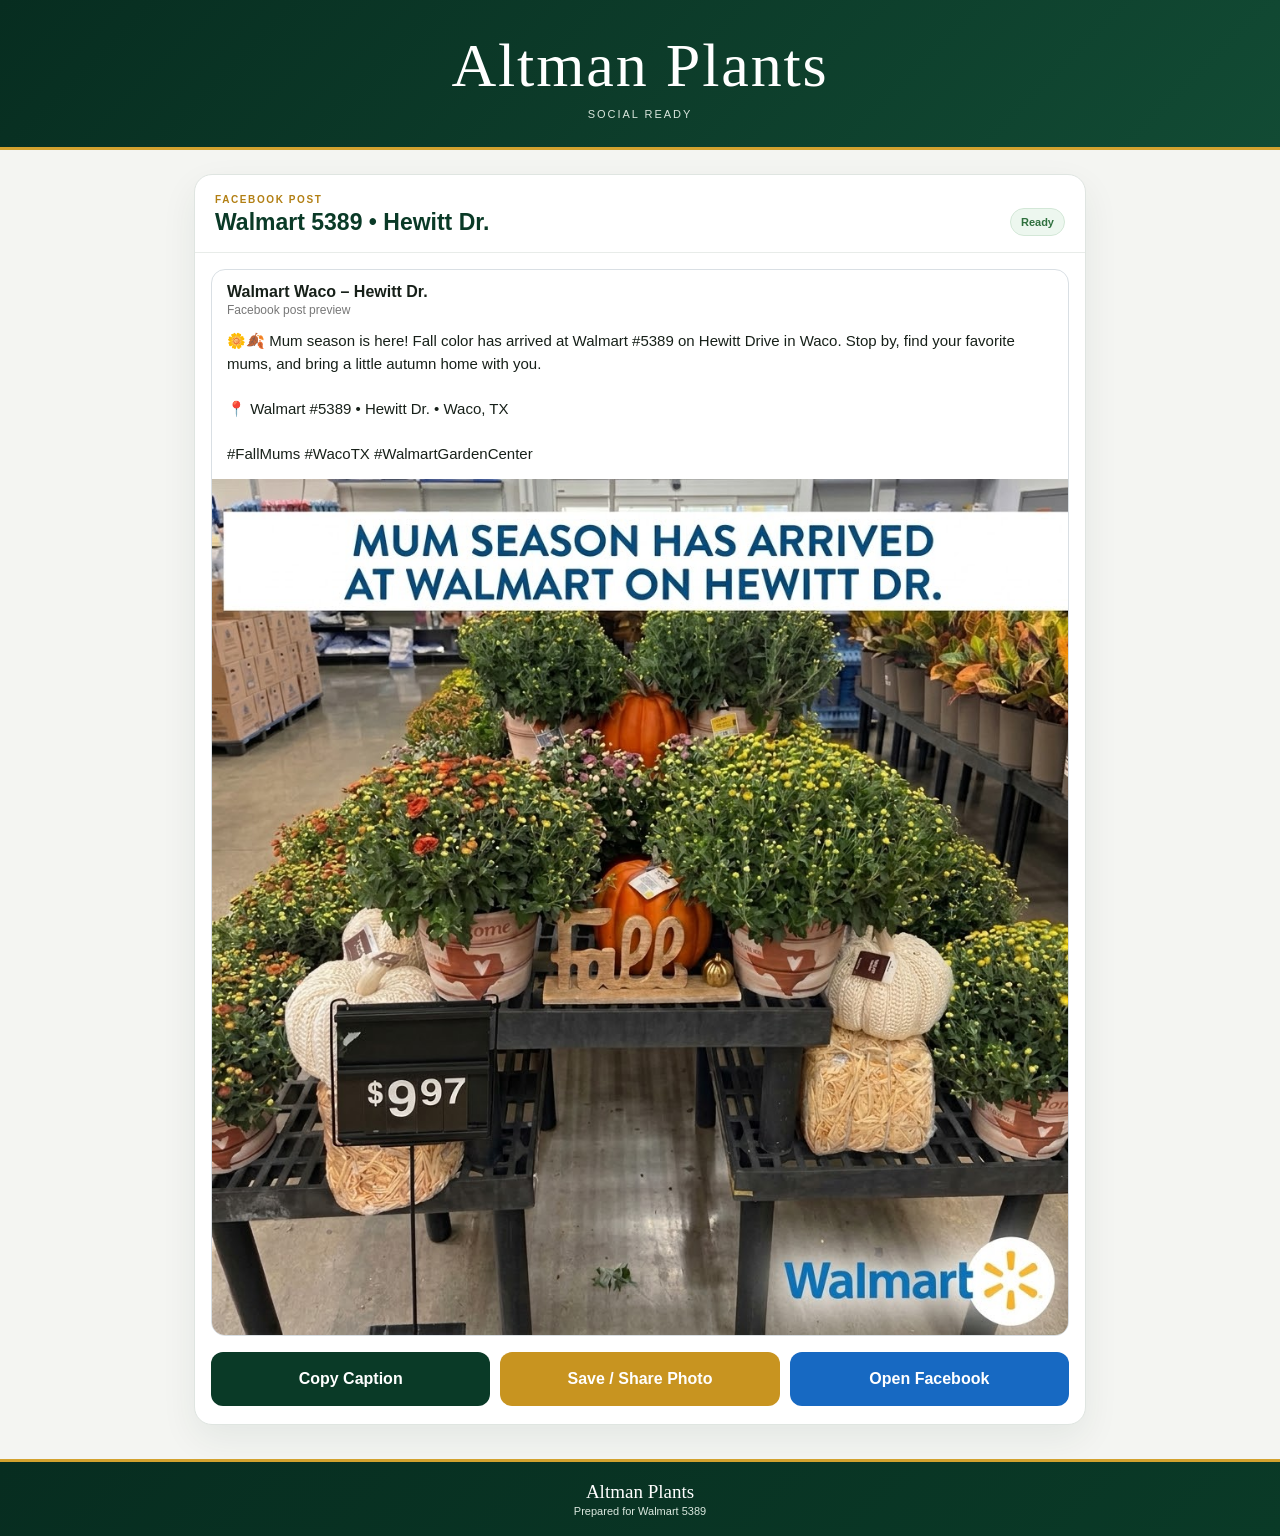
<file: social5389/index.html>
<!doctype html><html lang="en"><head><meta charset="utf-8"><meta name="viewport" content="width=device-width,initial-scale=1,viewport-fit=cover"><meta name="robots" content="noindex,nofollow,noarchive"><meta name="theme-color" content="#0a3a27"><title>Altman Plants • Facebook Post 5389</title><style>:root{--green:#0a3a27;--green2:#124b34;--gold:#d3a22f;--ink:#172019;--line:#dfe5e1;--bg:#f4f5f2}*{box-sizing:border-box}body{margin:0;background:var(--bg);color:var(--ink);font-family:Roboto,Arial,sans-serif}.brand{background:linear-gradient(135deg,#072d20,var(--green2));color:#fff;border-bottom:3px solid var(--gold);padding:30px 18px 27px;text-align:center}.brand h1{margin:0;font-family:Georgia,serif;font-size:clamp(36px,6vw,62px);font-weight:500;letter-spacing:.03em}.brand p{margin:7px 0 0;color:#d9e6dd;font-size:11px;letter-spacing:.18em;text-transform:uppercase}.wrap{max-width:920px;margin:0 auto;padding:24px 14px 34px}.card{background:#fff;border:1px solid var(--line);border-radius:18px;overflow:hidden;box-shadow:0 14px 36px #0a3a2712}.sectionhead{display:flex;justify-content:space-between;align-items:flex-end;gap:14px;padding:19px 20px 16px;border-bottom:1px solid #e8ece9}.eyebrow{font-size:10px;letter-spacing:.16em;color:#b27f13;font-weight:900;text-transform:uppercase}.sectionhead h2{margin:4px 0 0;font-size:23px;color:var(--green)}.status{font-size:11px;font-weight:800;color:#2f703e;background:#edf7ef;border:1px solid #d3e7d7;padding:7px 10px;border-radius:999px;white-space:nowrap}.post{margin:16px;border:1px solid #d9dfe4;border-radius:14px;overflow:hidden;background:#fff}.posttop{padding:13px 15px}.pagename{font-weight:800}.postmeta{font-size:12px;color:#777;margin-top:2px}.caption{padding:0 15px 14px;white-space:pre-line;font-size:15px;line-height:1.5}.photo{display:block;width:100%;height:auto;background:#ecefec}.actions{display:grid;grid-template-columns:1fr 1fr 1fr;gap:10px;padding:0 16px 18px}.btn{border:0;border-radius:12px;min-height:54px;padding:12px 14px;font:inherit;font-weight:800;cursor:pointer;text-decoration:none;display:flex;align-items:center;justify-content:center;text-align:center}.copy{background:var(--green);color:#fff}.share{background:#c89420;color:#fff}.facebook{background:#1769c2;color:#fff}.foot{background:linear-gradient(135deg,#072d20,var(--green));color:#dbe8df;border-top:3px solid var(--gold);padding:19px 18px;text-align:center;font-size:11px}.foot b{display:block;font-family:Georgia,serif;color:#fff;font-size:19px;font-weight:500;margin-bottom:2px}.toast{position:fixed;bottom:20px;left:50%;transform:translate(-50%,10px);opacity:0;background:#16281e;color:#fff;padding:10px 14px;border-radius:999px;font-size:12px;font-weight:800;transition:.2s}.toast.show{opacity:1;transform:translate(-50%,0)}@media(max-width:650px){.brand{padding:23px 14px 21px}.sectionhead{align-items:flex-start}.sectionhead h2{font-size:20px}.actions{grid-template-columns:1fr}.post{margin:11px}.wrap{padding:14px 9px 24px}}</style></head><body><header class="brand"><h1>Altman Plants</h1><p>Social Ready</p></header><main class="wrap"><section class="card"><div class="sectionhead"><div><div class="eyebrow">Facebook Post</div><h2>Walmart 5389 • Hewitt Dr.</h2></div><div class="status">Ready</div></div><div class="post"><div class="posttop"><div class="pagename">Walmart Waco – Hewitt Dr.</div><div class="postmeta">Facebook post preview</div></div><div class="caption">🌼🍂 Mum season is here! Fall color has arrived at Walmart #5389 on Hewitt Drive in Waco. Stop by, find your favorite mums, and bring a little autumn home with you.

📍 Walmart #5389 • Hewitt Dr. • Waco, TX

#FallMums #WacoTX #WalmartGardenCenter</div><img class="photo" src="assets/20260903_mum_social0939.jpg.JPG?v=2" alt="Fall mums display at Walmart 5389 on Hewitt Drive"></div><div class="actions"><button class="btn copy" onclick="copyCaption()">Copy Caption</button><button class="btn share" onclick="sharePhoto()">Save / Share Photo</button><a class="btn facebook" href="https://www.facebook.com/" target="_blank" rel="noopener">Open Facebook</a></div></section></main><footer class="foot"><b>Altman Plants</b>Prepared for Walmart 5389</footer><div id="toast" class="toast"></div><script>const CAPTION=`🌼🍂 Mum season is here! Fall color has arrived at Walmart #5389 on Hewitt Drive in Waco. Stop by, find your favorite mums, and bring a little autumn home with you.\n\n📍 Walmart #5389 • Hewitt Dr. • Waco, TX\n\n#FallMums #WacoTX #WalmartGardenCenter`;const PHOTO='assets/20260903_mum_social0939.jpg.JPG?v=2';const PHOTO_NAME='20260903_mum_social0939.jpg.JPG';function toast(s){const e=document.getElementById('toast');e.textContent=s;e.classList.add('show');clearTimeout(window._t);window._t=setTimeout(()=>e.classList.remove('show'),1900)}async function copyCaption(){try{await navigator.clipboard.writeText(CAPTION)}catch(e){const t=document.createElement('textarea');t.value=CAPTION;document.body.appendChild(t);t.select();document.execCommand('copy');t.remove()}toast('Caption copied ✓')}async function sharePhoto(){try{const r=await fetch(PHOTO,{cache:'no-store'});if(!r.ok)throw new Error('photo');const blob=await r.blob();const file=new File([blob],PHOTO_NAME,{type:blob.type||'image/jpeg'});if(navigator.share&&(!navigator.canShare||navigator.canShare({files:[file]}))){await navigator.share({files:[file],title:'Walmart 5389 Fall Mums'});return}const u=URL.createObjectURL(file),a=document.createElement('a');a.href=u;a.download=PHOTO_NAME;document.body.appendChild(a);a.click();a.remove();setTimeout(()=>URL.revokeObjectURL(u),1200);toast('Photo downloaded ✓')}catch(e){toast('Photo could not be downloaded')}};</script></body></html>
</file>
<file: illuminated/css/styles.css>
:root {
  --ink: #17211b;
  --forest: #233b2e;
  --moss: #5e715f;
  --gold: #b69753;
  --ivory: #f7f4ec;
  --paper: #fffdf8;
  --line: rgba(23, 33, 27, 0.16);
  --shadow: 0 20px 55px rgba(23, 33, 27, 0.10);
  --radius-lg: 2rem;
  --radius-md: 1.25rem;
  --content: 1180px;
  --display: "GFS Didot", Didot, Roboto, sans-serif;
  --body: Roboto, sans-serif;
}

* { box-sizing: border-box; }
html { scroll-behavior: smooth; }
body {
  margin: 0;
  color: var(--ink);
  background: var(--paper);
  font-family: var(--body);
  font-size: 16px;
  line-height: 1.65;
  -webkit-font-smoothing: antialiased;
}
body.nav-open { overflow: hidden; }
img, svg { display: block; max-width: 100%; }
a { color: inherit; }
button, input, select, textarea { font: inherit; }
button { cursor: pointer; }
section[id] { scroll-margin-top: 1rem; }
.visually-hidden {
  position: absolute !important;
  width: 1px !important;
  height: 1px !important;
  padding: 0 !important;
  margin: -1px !important;
  overflow: hidden !important;
  clip: rect(0, 0, 0, 0) !important;
  white-space: nowrap !important;
  border: 0 !important;
}
:focus-visible { outline: 3px solid var(--gold); outline-offset: 4px; }

.skip-link {
  position: fixed;
  z-index: 999;
  left: 1rem;
  top: 1rem;
  padding: .75rem 1rem;
  background: var(--ink);
  color: white;
  transform: translateY(-200%);
}
.skip-link:focus { transform: translateY(0); }

.container { width: min(calc(100% - 2rem), var(--content)); margin-inline: auto; }
.eyebrow {
  margin: 0 0 1rem;
  color: var(--moss);
  font-size: .76rem;
  font-weight: 700;
  letter-spacing: .18em;
  text-transform: uppercase;
}
.display {
  margin: 0;
  font-family: var(--display);
  font-weight: 400;
  letter-spacing: -.035em;
  line-height: .98;
}
.section { padding: clamp(5rem, 9vw, 9rem) 0; }
.section-rule { border-top: 1px solid var(--line); }
.section-head { max-width: 760px; margin-bottom: 3rem; }
.section-head h2 { font-size: clamp(2.65rem, 6vw, 5.4rem); }
.section-head p:last-child { max-width: 620px; font-size: 1.08rem; }

.site-header {
  position: absolute;
  z-index: 20;
  inset: 0 0 auto;
  padding: 1.25rem 0;
  color: white;
}
.nav-wrap { display: flex; align-items: center; justify-content: space-between; gap: 2rem; }
.brand { display: inline-flex; align-items: center; gap: .8rem; text-decoration: none; }
.brand-logo { display: block; width: clamp(210px, 23vw, 340px); height: auto; }
.brand-logo-footer { width: min(100%, 360px); }
.nav-links { display: flex; align-items: center; gap: 1.5rem; }
.nav-links a { text-decoration: none; font-size: .92rem; }
.nav-links a:not(.button):hover { opacity: .72; }
.nav-toggle { display: none; border: 0; background: transparent; color: inherit; padding: .5rem; }
.nav-toggle span { display: block; width: 26px; height: 1px; background: currentColor; margin: 6px 0; }

.button {
  display: inline-flex;
  align-items: center;
  justify-content: center;
  min-height: 48px;
  padding: .78rem 1.25rem;
  border: 1px solid transparent;
  border-radius: 999px;
  background: var(--forest);
  color: white;
  font-weight: 600;
  text-decoration: none;
  transition: transform .2s ease, background .2s ease, color .2s ease;
}
.button:hover { transform: translateY(-2px); }
.button-light { background: var(--ivory); color: var(--ink); }
.button-outline { border-color: rgba(255,255,255,.55); background: transparent; color: white; }
.button-gold { background: var(--gold); color: #11180f; }
.button-large { min-height: 56px; padding-inline: 1.6rem; }

.hero {
  position: relative;
  display: grid;
  min-height: 92svh;
  place-items: end start;
  overflow: hidden;
  padding: 10rem 0 5rem;
  color: white;
  background:
    radial-gradient(circle at 75% 24%, rgba(219,190,119,.18), transparent 24%),
    linear-gradient(118deg, #142019 0%, #203629 48%, #526151 150%);
}
.hero::before {
  content: "";
  position: absolute;
  width: min(58vw, 800px);
  aspect-ratio: 1;
  right: -10%;
  top: 12%;
  border: 1px solid rgba(255,255,255,.12);
  border-radius: 50%;
}
.hero::after {
  content: "";
  position: absolute;
  width: 1px;
  height: 70%;
  right: 22%;
  top: 12%;
  background: linear-gradient(transparent, rgba(229,207,149,.6), transparent);
  transform: rotate(31deg);
  transform-origin: center;
}
.hero-grid { position: relative; z-index: 2; display: grid; grid-template-columns: minmax(0, 1fr) 360px; align-items: end; gap: 4rem; }
.hero-copy { max-width: 870px; }
.hero h1 { max-width: 900px; font-size: clamp(4rem, 10vw, 8.7rem); }
.hero-lead { max-width: 600px; margin: 2rem 0; font-size: clamp(1.05rem, 2vw, 1.3rem); color: rgba(255,255,255,.8); }
.hero-actions { display: flex; flex-wrap: wrap; gap: .8rem; }
.hero-note { padding: 1.4rem 0 0 1.4rem; border-left: 1px solid rgba(255,255,255,.35); color: rgba(255,255,255,.72); font-size: .9rem; }
.hero-note strong { display: block; margin-bottom: .4rem; color: white; font-family: var(--display); font-size: 1.65rem; font-weight: 400; }

.founders-card {
  display: grid;
  grid-template-columns: .8fr 1.2fr;
  overflow: hidden;
  border-radius: var(--radius-lg);
  background: var(--ivory);
  box-shadow: var(--shadow);
}
.founders-number { display: grid; place-items: center; min-height: 420px; color: var(--gold); background: var(--forest); font: 400 clamp(10rem, 22vw, 18rem)/1 var(--display); }
.founders-copy { padding: clamp(2rem, 6vw, 5rem); }
.founders-copy h2 { font-size: clamp(3rem, 6vw, 5.5rem); }
.founders-copy ul { padding-left: 1.15rem; }
.founders-copy li { margin-block: .55rem; }

.pricing-grid, .services-grid, .steps-grid { display: grid; gap: 1rem; }
.pricing-grid { grid-template-columns: repeat(3, 1fr); }
.price-card {
  min-height: 390px;
  padding: 2rem;
  border: 1px solid var(--line);
  border-radius: var(--radius-md);
  background: white;
}
.price-card.featured { color: white; background: var(--forest); transform: translateY(-1rem); }
.price-card h3 { margin: 0; font: 400 2rem/1.1 var(--display); }
.price { margin: 2rem 0 .5rem; font: 400 clamp(3rem, 6vw, 5rem)/1 var(--display); }
.price-card p { color: var(--moss); }
.price-card.featured p { color: rgba(255,255,255,.76); }
.price-card ul { padding-left: 1.1rem; }
.price-card li { margin-block: .55rem; }

.steps-grid { grid-template-columns: repeat(3, 1fr); counter-reset: step; }
.step { counter-increment: step; padding: 2rem 1rem 2rem 0; border-top: 1px solid var(--line); }
.step::before { content: "0" counter(step); display: block; margin-bottom: 3rem; color: var(--gold); font-weight: 700; letter-spacing: .12em; }
.step h3 { font: 400 2rem/1.1 var(--display); }

.services-grid { grid-template-columns: repeat(2, 1fr); }
.service { min-height: 340px; padding: clamp(2rem, 5vw, 4rem); border-radius: var(--radius-lg); background: var(--ivory); }
.service:nth-child(2) { color: white; background: var(--forest); }
.service h3 { font: 400 clamp(2.3rem, 5vw, 4.2rem)/1 var(--display); }
.service p { max-width: 490px; }

.why-grid { display: grid; grid-template-columns: 1fr 1fr; gap: 5rem; align-items: start; }
.why-grid h2 { font-size: clamp(3rem, 7vw, 6rem); }
.reason { display: grid; grid-template-columns: 2rem 1fr; gap: 1rem; padding: 1.5rem 0; border-top: 1px solid var(--line); }
.reason strong { font-family: var(--display); font-size: 1.5rem; font-weight: 400; }
.reason p { margin: .25rem 0 0; color: var(--moss); }

.estimate-section { color: white; background: var(--forest); }
.estimate-grid { display: grid; grid-template-columns: .78fr 1.22fr; gap: 5rem; align-items: start; }
.estimate-copy h2 { font-size: clamp(3.6rem, 8vw, 7rem); }
.estimate-copy p { color: rgba(255,255,255,.75); }
.photo-list { padding-left: 1.2rem; color: rgba(255,255,255,.75); }
.estimate-form { padding: clamp(1.5rem, 5vw, 3rem); border-radius: var(--radius-lg); background: var(--paper); color: var(--ink); }
.form-grid { display: grid; grid-template-columns: 1fr 1fr; gap: 1rem; }
.field { display: grid; gap: .42rem; }
.field-full { grid-column: 1 / -1; }
.checkbox-field {
  grid-template-columns: 1.25rem 1fr;
  align-items: start;
  gap: .7rem;
}
.checkbox-field input[type="checkbox"] {
  width: 1.1rem;
  height: 1.1rem;
  margin-top: .2rem;
}
.optional-note {
  color: var(--moss);
  font-weight: 400;
}
.honeypot-field {
  position: absolute;
  left: -9999px;
  width: 1px;
  height: 1px;
  overflow: hidden;
}
label { font-size: .84rem; font-weight: 700; }
input, select, textarea {
  width: 100%;
  border: 1px solid var(--line);
  border-radius: .8rem;
  padding: .88rem 1rem;
  background: white;
  color: var(--ink);
}
textarea { min-height: 130px; resize: vertical; }
.form-help { margin: .8rem 0 0; color: var(--moss); font-size: .82rem; }
.form-message { min-height: 1.5em; margin: .8rem 0 0; font-weight: 600; }
.form-message.is-error { color: #9f2b2b; }
.form-message.is-success { color: #2f5a2f; }
.form-message.is-warning { color: #7b5a1f; }
input:disabled, select:disabled, textarea:disabled, button:disabled { opacity: .72; cursor: not-allowed; }
#estimate-turnstile { min-height: 70px; }

.faq-list { max-width: 880px; }
details { border-top: 1px solid var(--line); }
details:last-child { border-bottom: 1px solid var(--line); }
summary { position: relative; padding: 1.5rem 3rem 1.5rem 0; list-style: none; font: 400 1.6rem/1.2 var(--display); cursor: pointer; }
summary::-webkit-details-marker { display: none; }
summary::after { content: "+"; position: absolute; right: .4rem; top: 1.25rem; font-family: var(--body); font-weight: 300; }
details[open] summary::after { content: "–"; }
details p { max-width: 720px; margin: 0 0 1.5rem; color: var(--moss); }

.final-cta { text-align: center; background: var(--ivory); }
.final-cta h2 { max-width: 900px; margin-inline: auto; font-size: clamp(3rem, 8vw, 7rem); }
.final-cta p { max-width: 610px; margin: 1.5rem auto 2rem; }

.site-footer { padding: 4rem 0 6.5rem; color: rgba(255,255,255,.74); background: #111913; }
.footer-grid { display: grid; grid-template-columns: 1.3fr .7fr .7fr; gap: 3rem; }
.footer-brand { max-width: 390px; }
.footer-brand .brand { color: white; }
.footer-brand p { margin-top: 1.25rem; }
.footer-links { display: grid; align-content: start; gap: .6rem; }
.footer-links strong { margin-bottom: .5rem; color: white; }
.footer-links a { text-decoration: none; }
.footer-bottom { display: flex; justify-content: space-between; gap: 2rem; margin-top: 4rem; padding-top: 1.5rem; border-top: 1px solid rgba(255,255,255,.15); font-size: .8rem; }

.mobile-cta { display: none; }
.reveal { opacity: 0; transform: translateY(24px); transition: opacity .7s ease, transform .7s ease; }
.reveal.is-visible { opacity: 1; transform: none; }

@media (prefers-reduced-motion: reduce) {
  html { scroll-behavior: auto; }
  *, *::before, *::after { animation-duration: .01ms !important; animation-iteration-count: 1 !important; transition-duration: .01ms !important; }
  .reveal { opacity: 1; transform: none; }
}

@media (max-width: 900px) {
  .nav-toggle { display: block; }
  .nav-links {
    position: fixed;
    inset: 0;
    display: none;
    align-content: center;
    justify-items: center;
    padding: 7rem 2rem 2rem;
    background: #142019;
  }
  .nav-links.open { display: grid; }
  .nav-links a { font: 400 2rem/1.15 var(--display); }
  .hero-grid, .founders-card, .estimate-grid, .why-grid { grid-template-columns: 1fr; }
  .hero-note { max-width: 420px; }
  .pricing-grid { grid-template-columns: 1fr; }
  .price-card.featured { transform: none; }
  .services-grid { grid-template-columns: 1fr; }
  .footer-grid { grid-template-columns: 1fr 1fr; }
  .footer-brand { grid-column: 1 / -1; }
}

@media (max-width: 640px) {
  .container { width: min(calc(100% - 1.25rem), var(--content)); }
  .section { padding: 4.5rem 0; }
  .brand-logo { width: 205px; }
  .hero { min-height: 94svh; padding-bottom: 4rem; }
  .hero h1 { font-size: clamp(3.5rem, 18vw, 5.6rem); }
  .hero-grid { gap: 2.5rem; }
  .hero-actions .button { width: 100%; }
  .founders-number { min-height: 260px; }
  .steps-grid { grid-template-columns: 1fr; }
  .step::before { margin-bottom: 1rem; }
  .form-grid { grid-template-columns: 1fr; }
  .field-full { grid-column: auto; }
  .footer-grid { grid-template-columns: 1fr; }
  .footer-brand { grid-column: auto; }
  .footer-bottom { flex-direction: column; }
  .mobile-cta {
    position: fixed;
    z-index: 25;
    display: block;
    left: .65rem;
    right: .65rem;
    bottom: .65rem;
  }
  .mobile-cta .button { width: 100%; box-shadow: var(--shadow); }
}
</file>
